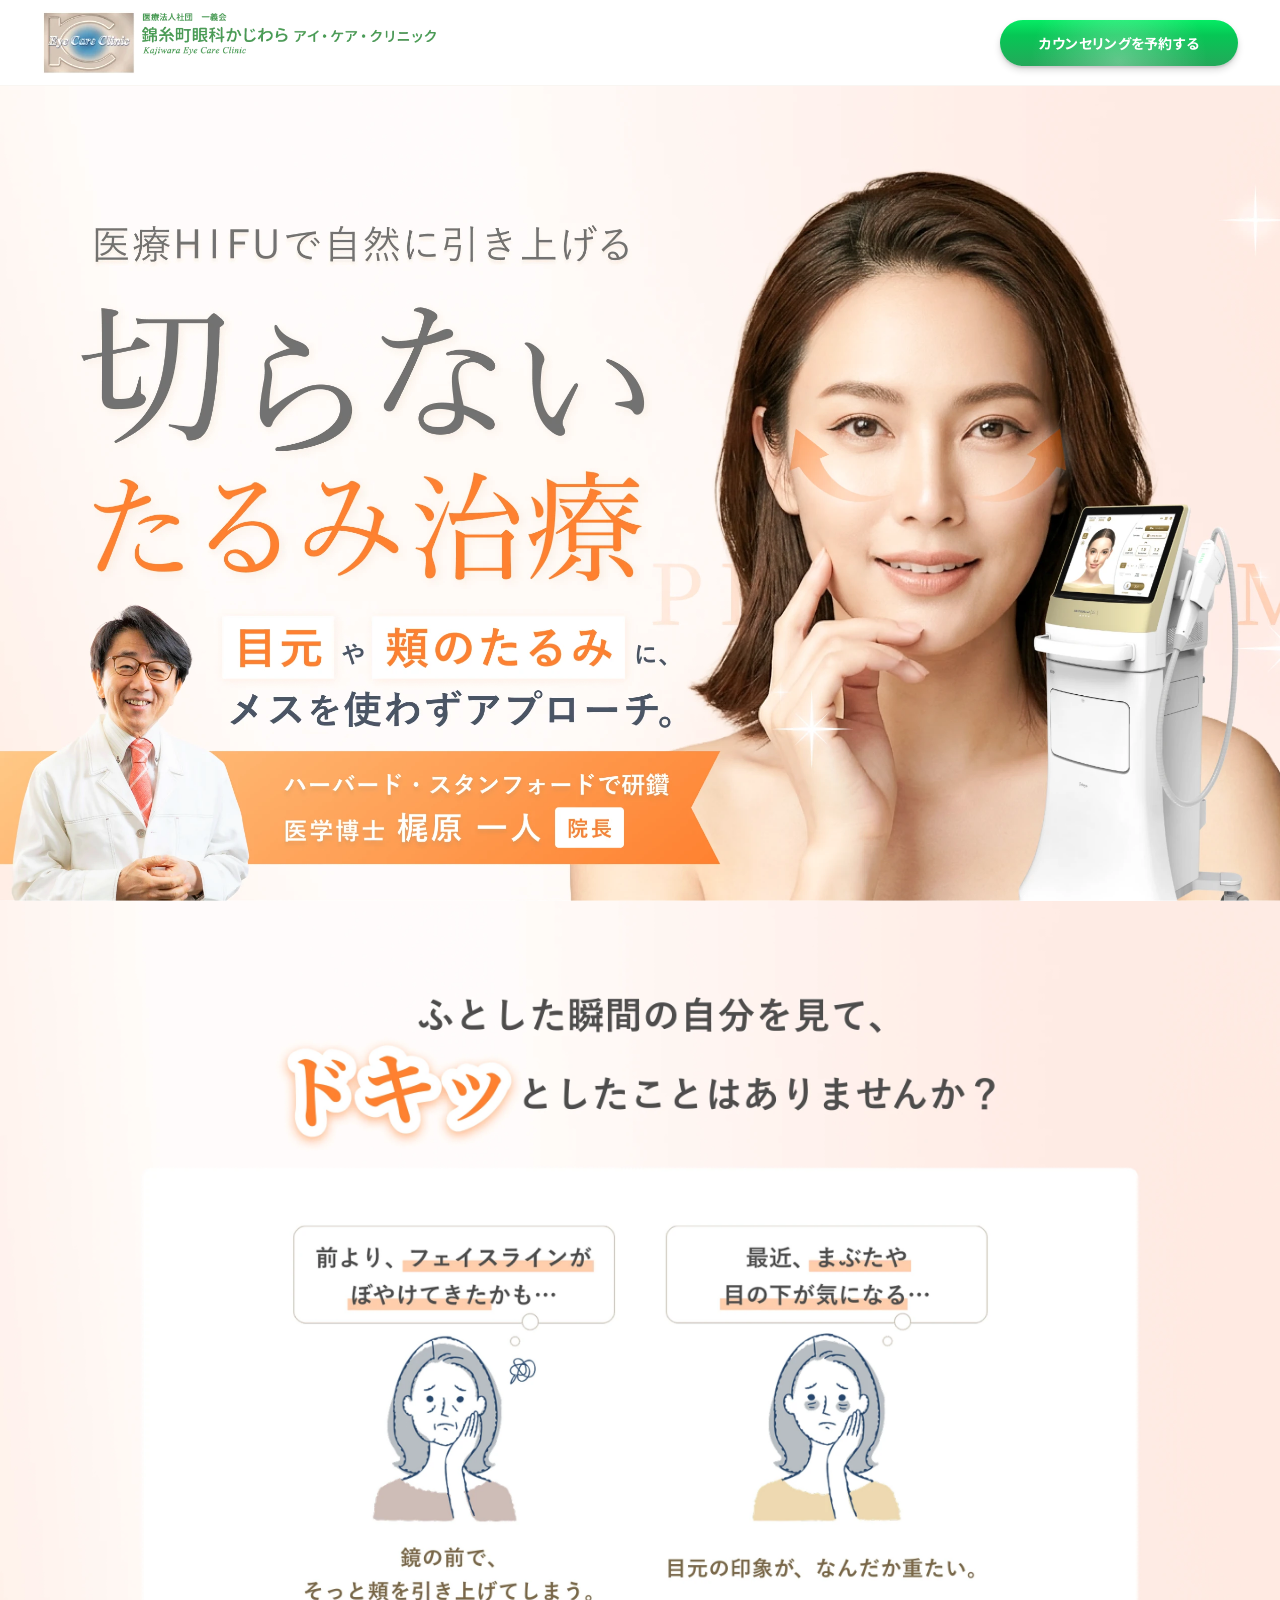
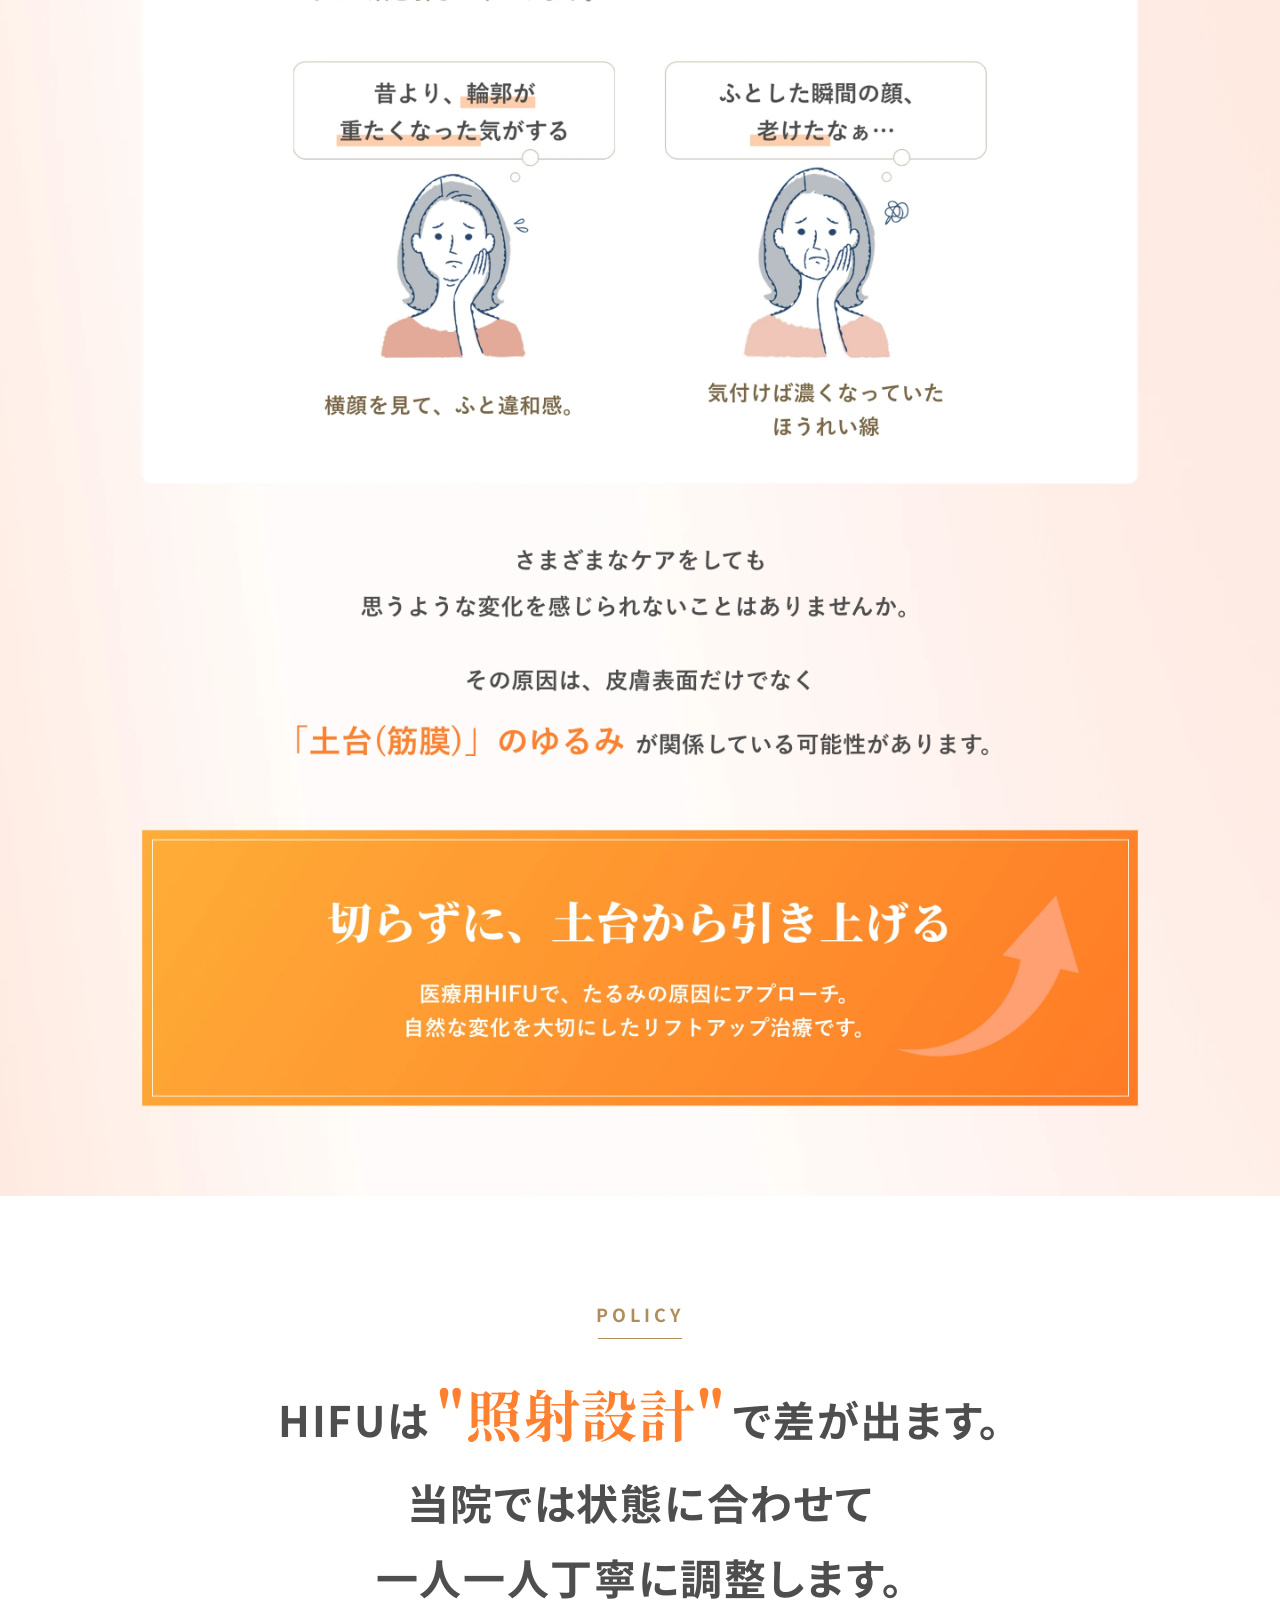
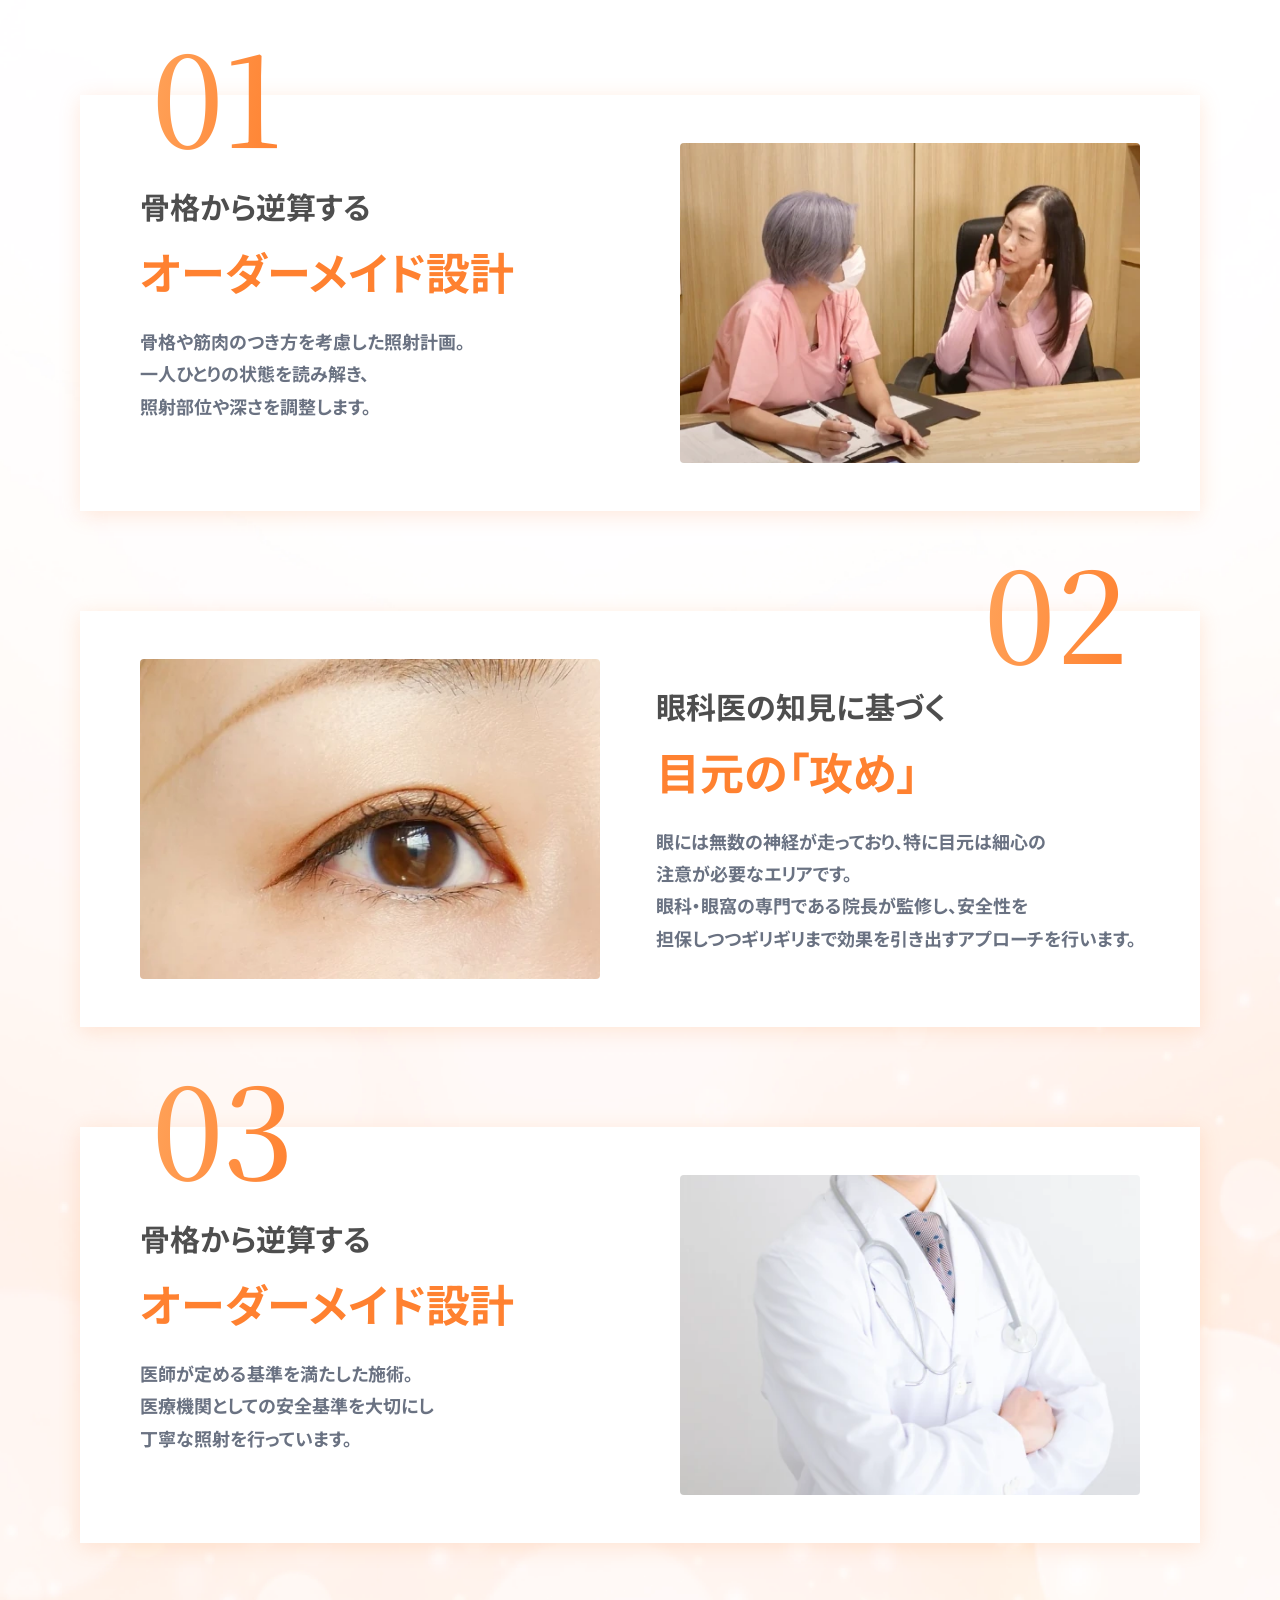
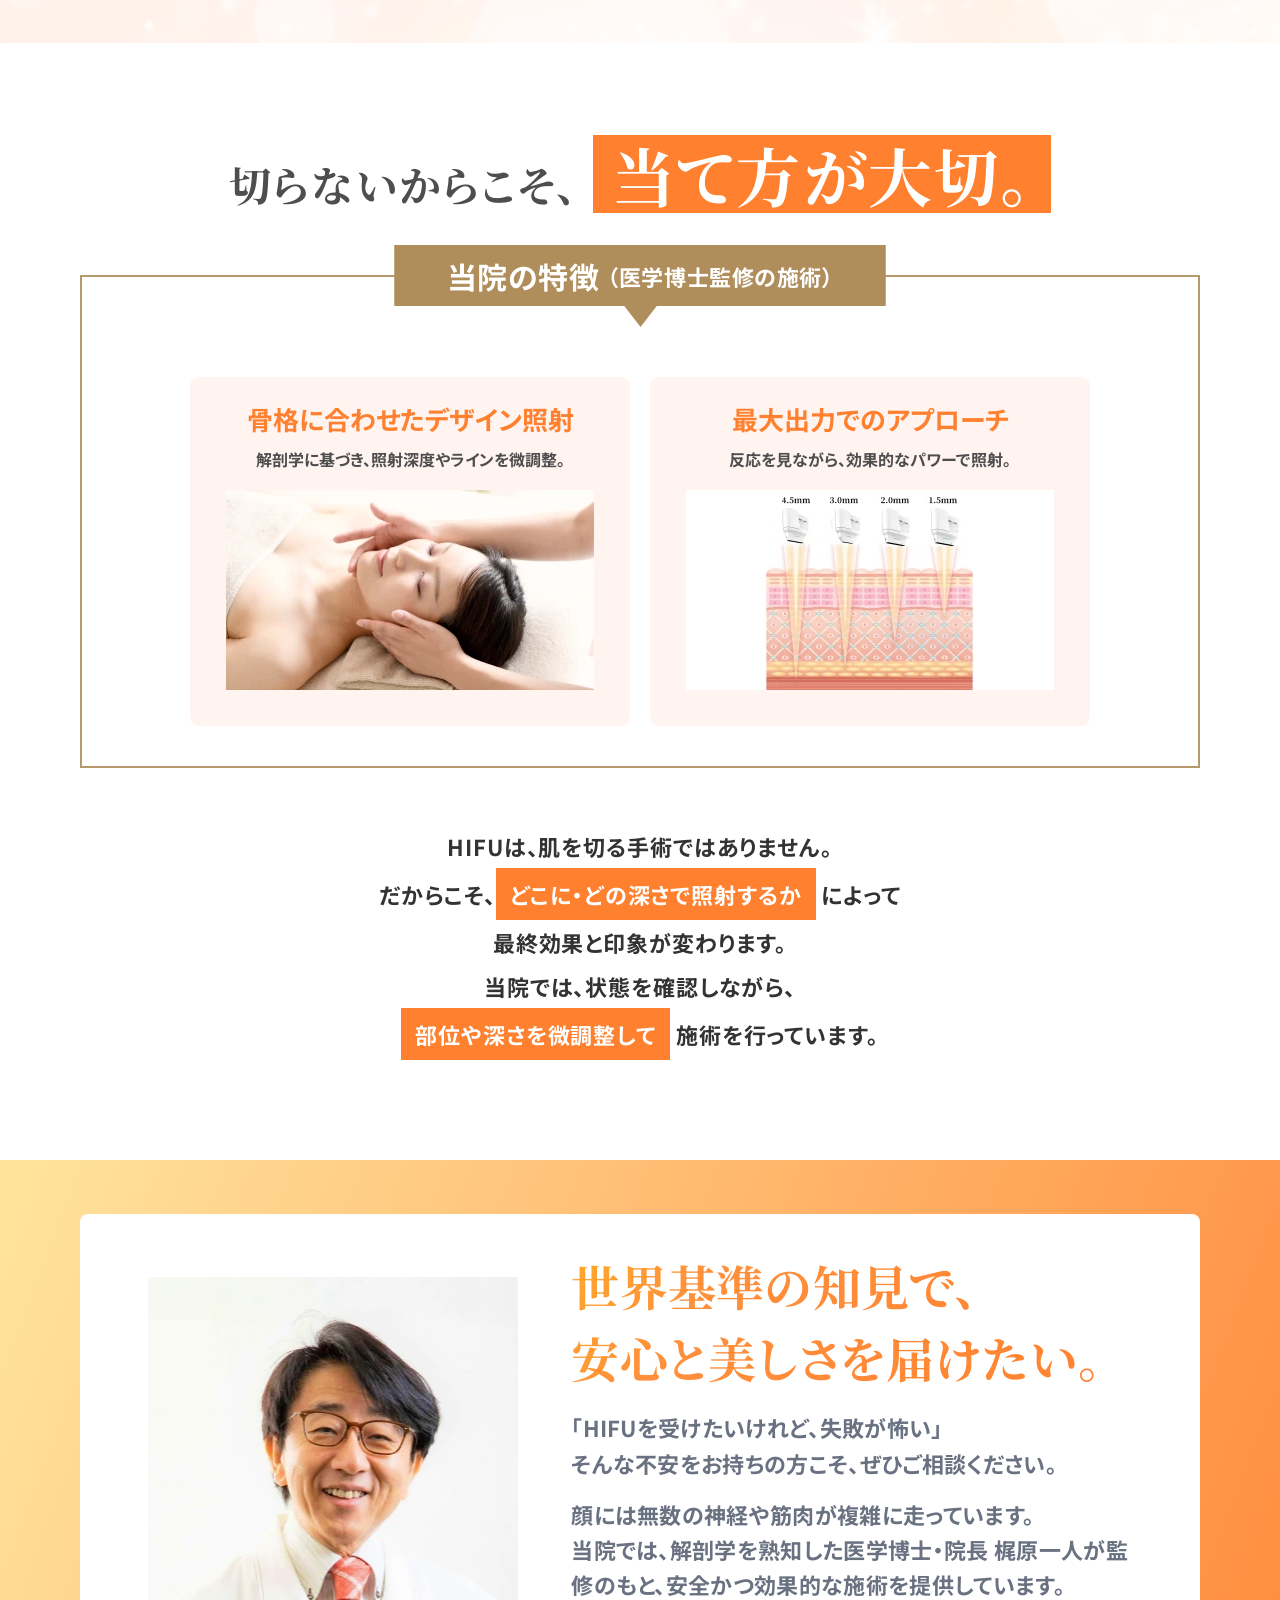
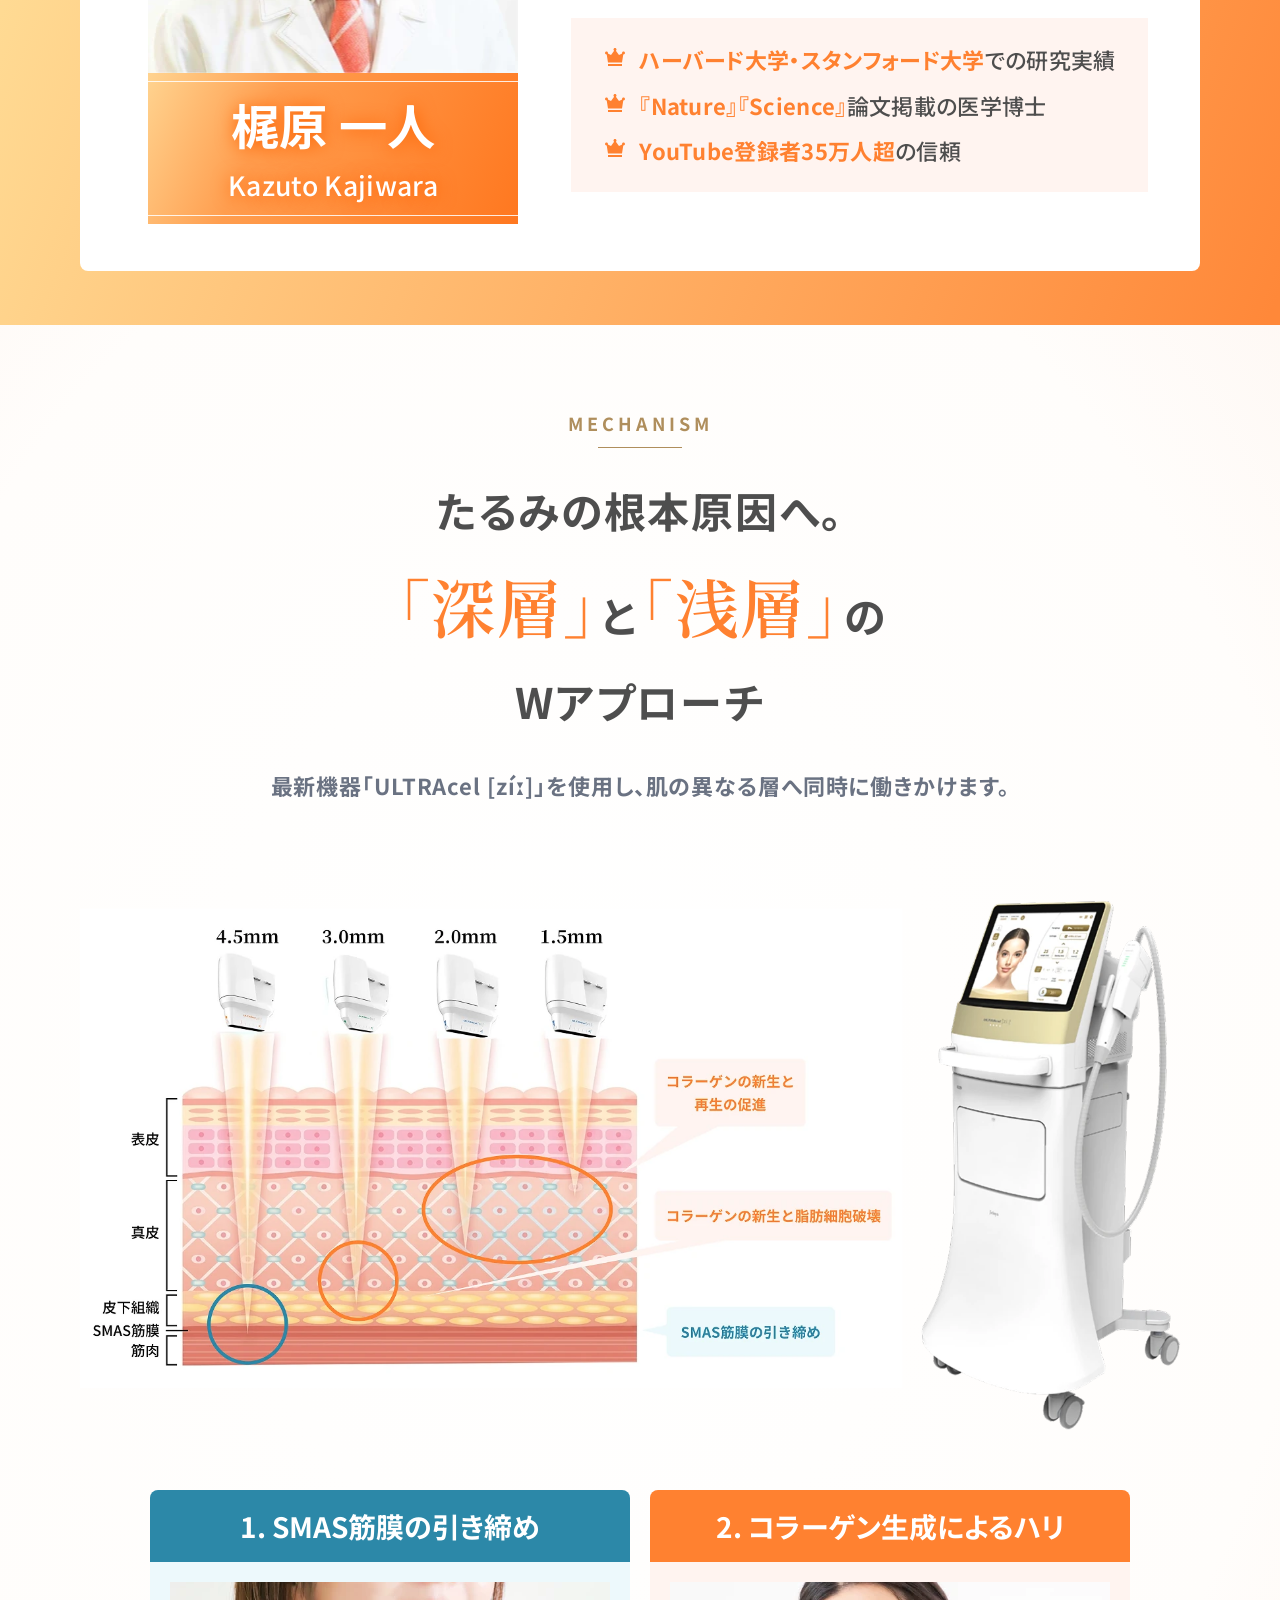
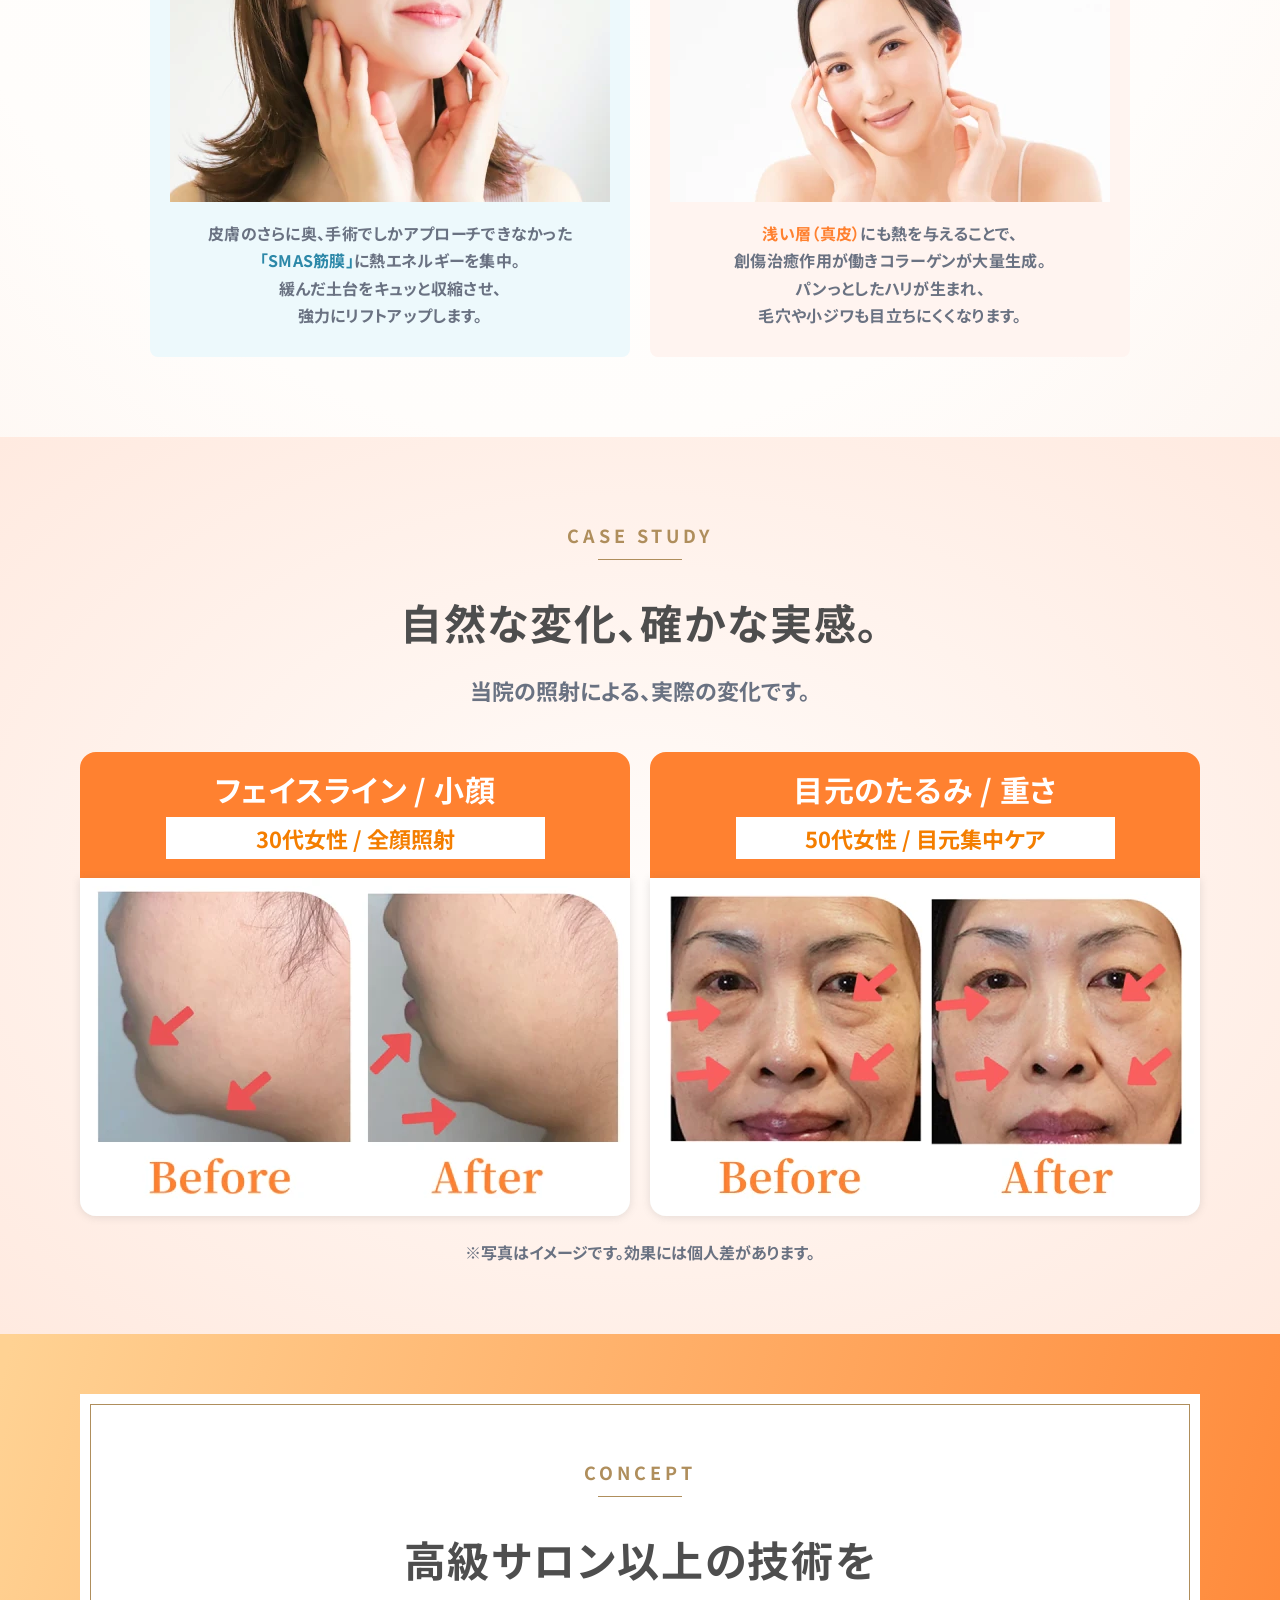
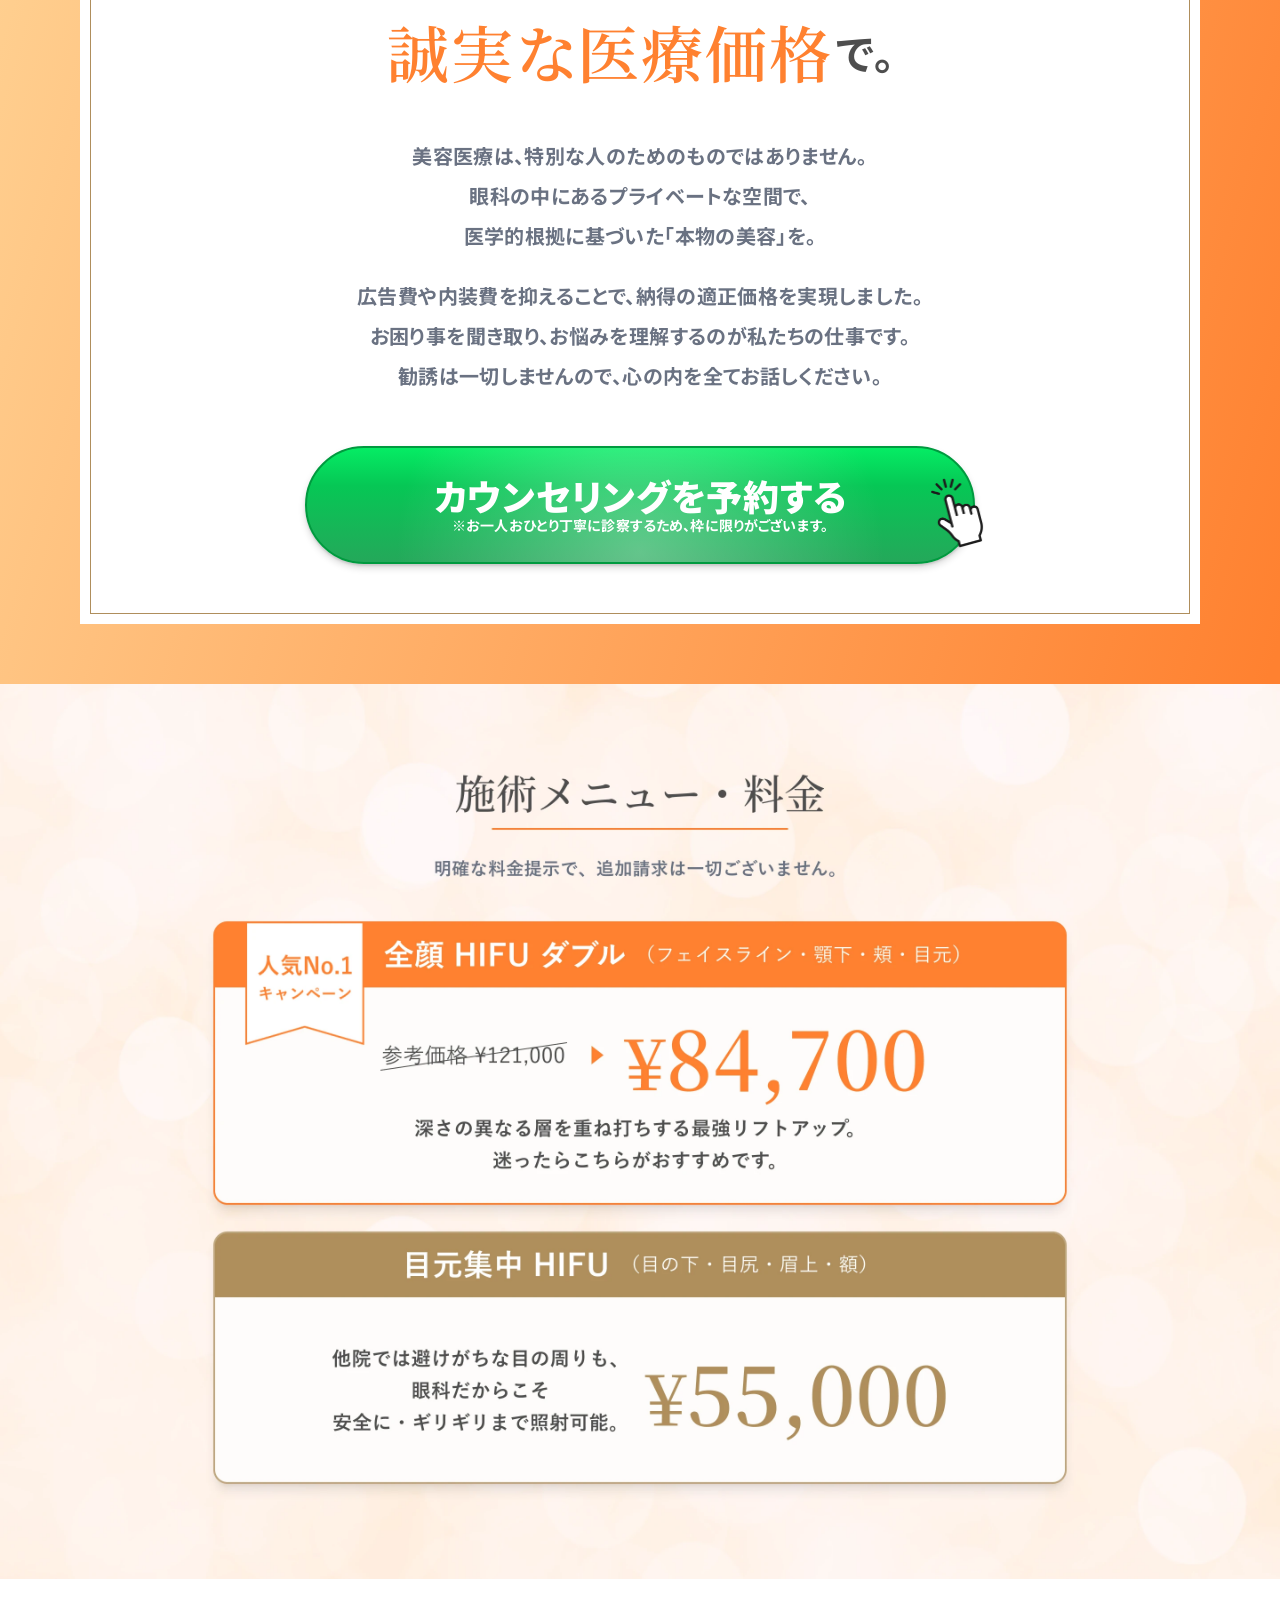
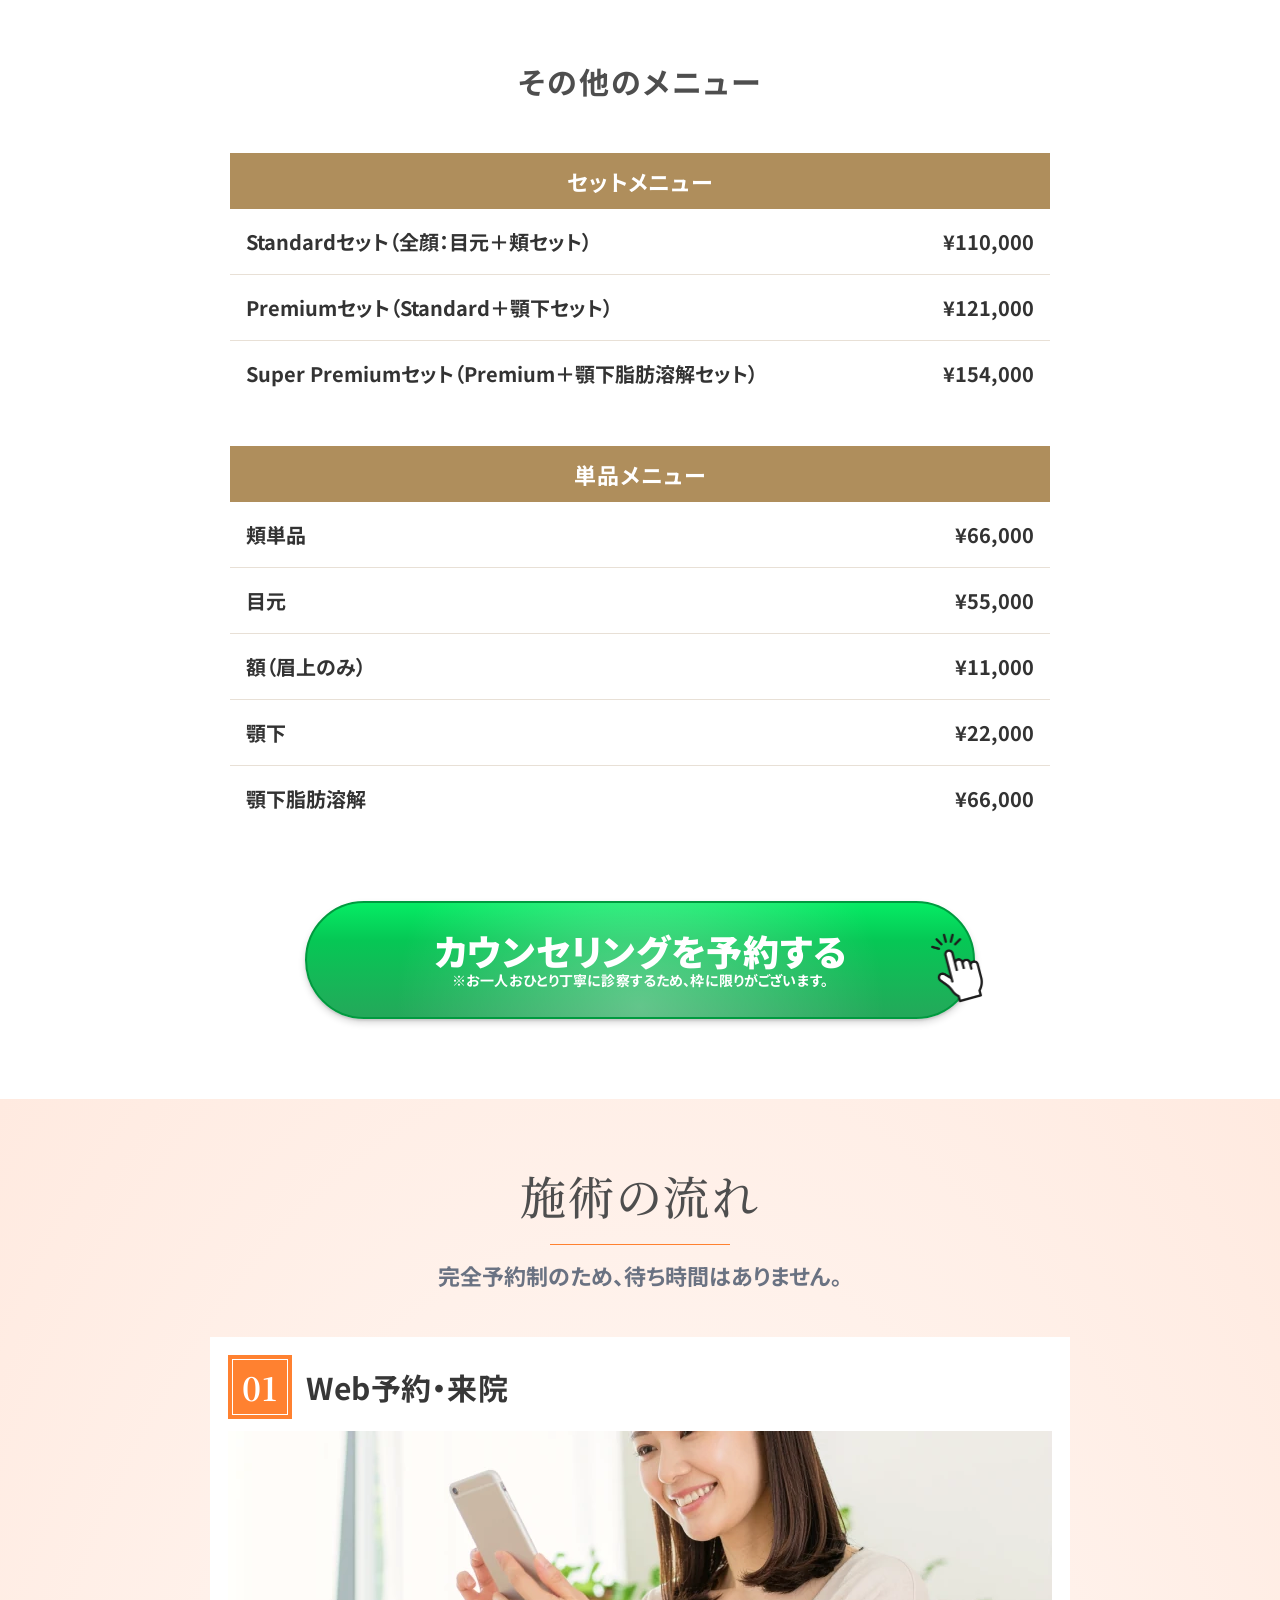
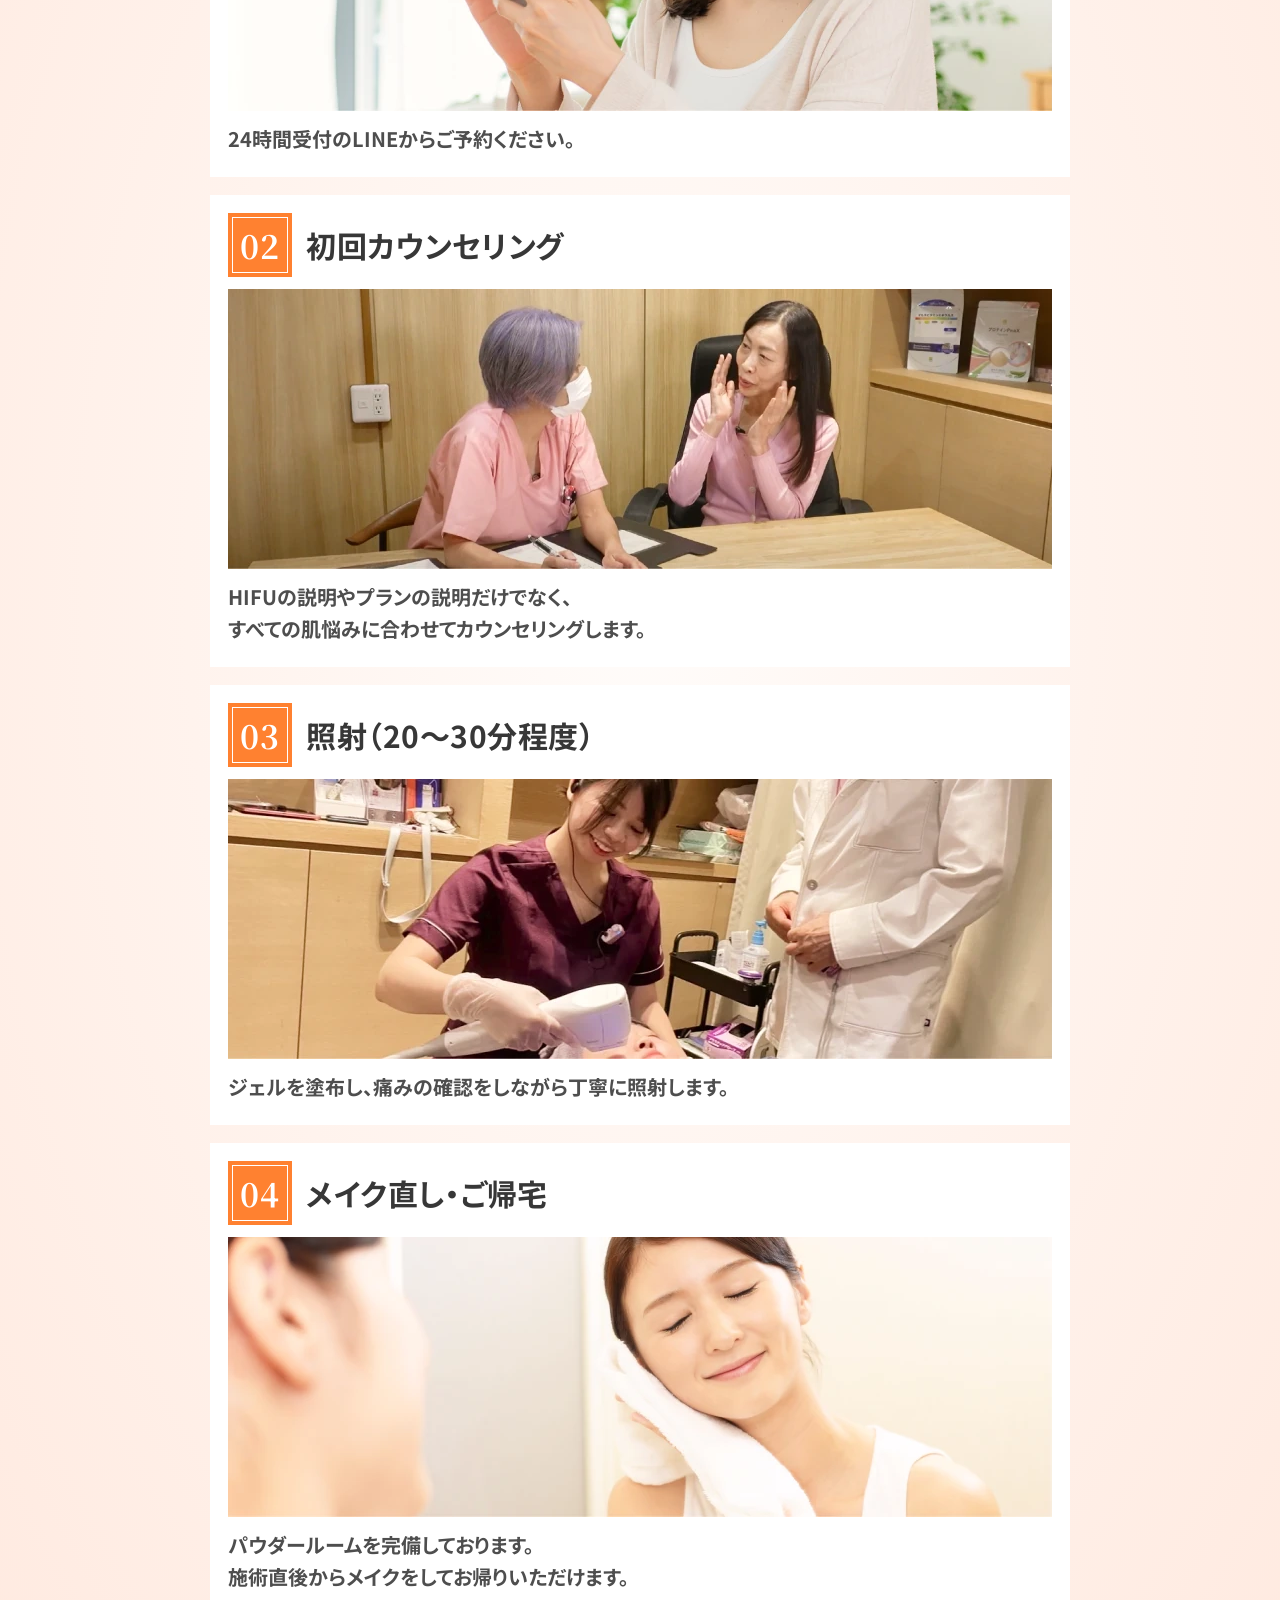
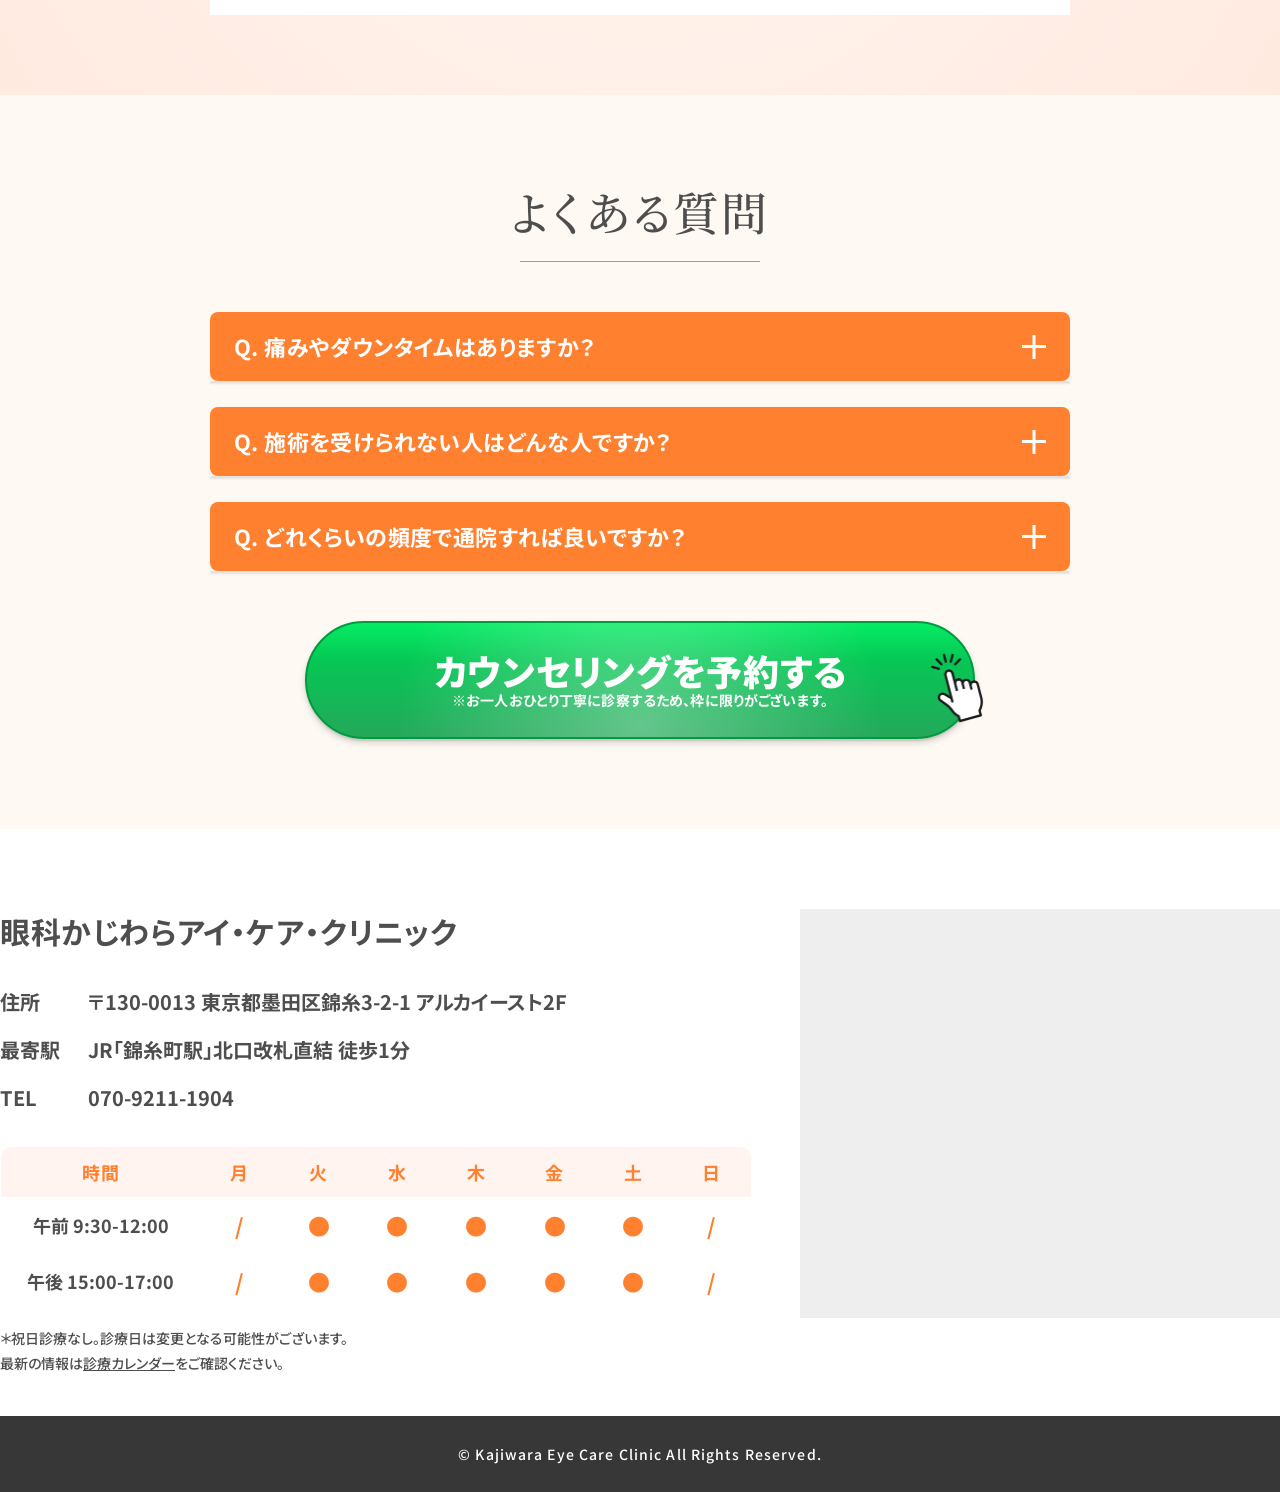
<file: index.html>
<!doctype html>
<html lang="ja">
  <head>
    <meta charset="utf-8" />
    <meta name="viewport" content="width=device-width, initial-scale=1" />
    <meta name="format-detection" content="telephone=no" />
    <title>医療HIFUで自然に引き上げる たるみ治療｜眼科かじわらアイ・ケア・クリニック</title>
    <meta
      name="description"
      content="切らないたるみ治療。医学博士梶原一人が監修する、ULTRAcel[zi]による医療HIFU。錦糸町駅徒歩1分の眼科かじわらアイ・ケア・クリニック。"
    />
    <link rel="icon" href="assets/images/favicon.png" />
    <link rel="apple-touch-icon" href="assets/images/favicon.png" />
    <meta property="og:type" content="website" />
    <meta property="og:title" content="医療HIFUで自然に引き上げる たるみ治療｜眼科かじわらアイ・ケア・クリニック" />
    <meta
      property="og:description"
      content="切らないたるみ治療。医学博士梶原一人が監修する、ULTRAcel[zi]による医療HIFU。錦糸町駅徒歩1分の眼科かじわらアイ・ケア・クリニック。"
    />
    <meta property="og:image" content="assets/images/ogp.png" />
    <meta property="og:site_name" content="眼科かじわらアイ・ケア・クリニック" />
    <meta name="twitter:card" content="summary_large_image" />
    <link rel="preconnect" href="https://fonts.googleapis.com" />
    <link rel="preconnect" href="https://fonts.gstatic.com" crossorigin />
    <link
      href="https://fonts.googleapis.com/css2?family=Noto+Sans+JP:wght@400;500;700;900&family=Noto+Serif+JP:wght@400;500;600;700;900&display=swap"
      rel="stylesheet"
    />
    <link rel="stylesheet" href="css/styles.css" />
  </head>
  <body>
    <!-- ============ HEADER ============ -->
    <header class="site-header">
      <div class="site-header__inner">
        <a class="site-header__logo" href="#" aria-label="眼科かじわらアイ・ケア・クリニック">
          <img src="assets/images/logo.webp" alt="眼科かじわらアイ・ケア・クリニック" />
        </a>
        <a href="line.html" class="btn-cv site-header__cta">カウンセリングを予約する</a>
      </div>
    </header>

    <!-- ============ HERO (image) ============ -->
    <section class="img-sec hero-img" aria-label="メインビジュアル">
      <h1 class="visually-hidden">医療HIFUで自然に引き上げる 切らないたるみ治療｜眼科かじわらアイ・ケア・クリニック</h1>
      <picture>
        <source media="(max-width: 767px)" srcset="assets/images/sp-hero.webp" />
        <img src="assets/images/pc-hero.webp" alt="医療HIFUで自然に引き上げる 切らないたるみ治療。目元や頬のたるみに、メスを使わずアプローチ。医学博士 梶原一人 院長。" />
      </picture>
      <a href="line.html" class="img-sec__cta-pc" aria-label="カウンセリングを予約する"></a>
    </section>

    <!-- ============ 共感 (image) ============ -->
    <section class="img-sec empathy-img" aria-label="お悩み">
      <picture>
        <source media="(max-width: 767px)" srcset="assets/images/sp-empathy.webp" />
        <img src="assets/images/pc-empathy.webp" alt="ふとした瞬間の自分を見てドキッとしたことはありませんか？フェイスラインのぼやけ、まぶたや目の下、輪郭、ほうれい線。原因は土台（筋膜）のゆるみかもしれません。切らずに土台から引き上げる医療用HIFU。" />
      </picture>
    </section>

    <!-- ============ WhyUs (POLICY) ============ -->
    <section class="whyus" aria-label="当院のポリシー">
      <header class="section-head">
        <p class="section-head__label">POLICY</p>
        <span class="section-head__line"></span>
      </header>
      <h2 class="whyus__heading">
        <span>HIFUは</span><span class="em-serif">"照射設計"</span><span>で差が出ます。</span><br />
        当院では状態に合わせて<br />
        一人一人丁寧に調整します。
      </h2>

      <ol class="whyus__list">
        <li class="whyus-card">
          <span class="whyus-card__num">01</span>
          <div class="whyus-card__photo">
            <img src="assets/images/whyus-card-1-counseling.webp" alt="カウンセリングの様子" />
          </div>
          <div class="whyus-card__heading">
            <p class="whyus-card__sub">骨格から逆算する</p>
            <p class="whyus-card__title">オーダーメイド設計</p>
          </div>
          <p class="whyus-card__desc">
            骨格や筋肉のつき方を考慮した照射計画。<br />
            一人ひとりの状態を読み解き、<br />
            照射部位や深さを調整します。
          </p>
        </li>

        <li class="whyus-card whyus-card--reverse">
          <span class="whyus-card__num">02</span>
          <div class="whyus-card__photo">
            <img src="assets/images/whyus-card-2-eye.webp" alt="目元のアップ" />
          </div>
          <div class="whyus-card__heading">
            <p class="whyus-card__sub">眼科医の知見に基づく</p>
            <p class="whyus-card__title">目元の「攻め」</p>
          </div>
          <p class="whyus-card__desc">
            眼には無数の神経が走っており、特に目元は細心の<br class="br-pc" />
            注意が必要なエリアです。<br />
            眼科・眼窩の専門である院長が監修し、安全性を<br class="br-pc" />
            担保しつつギリギリまで効果を引き出すアプローチを行います。
          </p>
        </li>

        <li class="whyus-card">
          <span class="whyus-card__num">03</span>
          <div class="whyus-card__photo">
            <img src="assets/images/whyus-card-3-doctor.webp" alt="医師" />
          </div>
          <div class="whyus-card__heading">
            <p class="whyus-card__sub">骨格から逆算する</p>
            <p class="whyus-card__title">オーダーメイド設計</p>
          </div>
          <p class="whyus-card__desc">
            医師が定める基準を満たした施術。<br />
            医療機関としての安全基準を大切にし<br />
            丁寧な照射を行っています。
          </p>
        </li>
      </ol>
    </section>

    <!-- ============ WhyUs2 ============ -->
    <section class="whyus2" aria-label="当院の特徴">
      <h2 class="whyus2__heading">
        <span>切らないからこそ、</span>
        <span class="whyus2__heading-em">当て方が大切｡</span>
      </h2>

      <div class="whyus2__box">
        <div class="whyus2__tab">
          <span class="whyus2__tab-main">当院の特徴</span>
          <span class="whyus2__tab-sub">（医学博士監修の施術）</span>
          <span class="whyus2__tab-arrow" aria-hidden="true"></span>
        </div>

        <div class="whyus2__cards">
          <article class="whyus2-card">
            <h3 class="whyus2-card__title">骨格に合わせたデザイン照射</h3>
            <p class="whyus2-card__desc">解剖学に基づき、<br class="br-sp" />照射深度やラインを微調整。</p>
            <img src="assets/images/whyus2-treatment.webp" alt="" class="whyus2-card__photo" />
          </article>
          <article class="whyus2-card">
            <h3 class="whyus2-card__title">最大出力でのアプローチ</h3>
            <p class="whyus2-card__desc">反応を見ながら、<br class="br-sp" />効果的なパワーで照射。</p>
            <img src="assets/images/whyus2-device-skin.webp" alt="" class="whyus2-card__photo" />
          </article>
        </div>
      </div>

      <img src="assets/images/whyus2-cards.webp" alt="当院の特徴（医学博士監修の施術）：骨格に合わせたデザイン照射（解剖学に基づき、照射深度やラインを微調整）、最大出力でのアプローチ（反応を見ながら、効果的なパワーで照射）。" class="whyus2__cards-img" />

      <p class="whyus2__caption">
        HIFUは、肌を切る手術ではありません。<br />
        だからこそ、<span class="hi-marker">どこに・どの深さで照射するか</span> <br class="br-sp" />によって<br class="br-pc" />最終効果と印象が変わります。<br />
        当院では、状態を確認しながら、<br />
        <span class="hi-marker">部位や深さを微調整して</span> 施術を行って<br class="br-sp" />います。
      </p>
    </section>

    <!-- ============ Doctor ============ -->
    <section class="doctor" aria-label="院長挨拶">
      <div class="doctor__card">
        <div class="doctor__left">
          <img src="assets/images/doctor-portrait.webp" alt="梶原一人 院長" class="doctor__portrait" />
          <div class="doctor__nameplate">
            <span class="doctor__line doctor__line--top" aria-hidden="true"></span>
            <p class="doctor__name">梶原 一人</p>
            <p class="doctor__name-en">Kazuto Kajiwara</p>
            <span class="doctor__line doctor__line--bottom" aria-hidden="true"></span>
          </div>
        </div>
        <div class="doctor__right">
          <h2 class="doctor__heading">
            世界基準の知見で、<br />
            安心と美しさを届けたい。
          </h2>
          <p class="doctor__body">
            「HIFUを受けたいけれど、失敗が怖い」<br />
            そんな不安をお持ちの方こそ、ぜひご相談ください。
          </p>
          <p class="doctor__body">
            顔には無数の神経や筋肉が複雑に走っています。<br />
            当院では、解剖学を熟知した医学博士・院長 梶原一人が監修のもと、安全かつ効果的な施術を提供しています。
          </p>
          <ul class="doctor__achievements">
            <li><span class="crown" aria-hidden="true"></span><span class="ach-text"><span class="em">ハーバード大学・スタンフォード大学</span>での研究実績</span></li>
            <li><span class="crown" aria-hidden="true"></span><span class="ach-text"><span class="em">『Nature』『Science』</span>論文掲載の医学博士</span></li>
            <li><span class="crown" aria-hidden="true"></span><span class="ach-text"><span class="em">YouTube登録者35万人超</span>の信頼</span></li>
          </ul>
        </div>
      </div>
    </section>

    <!-- ============ Mechanism ============ -->
    <section class="mechanism" aria-label="HIFUの仕組み">
      <header class="section-head">
        <p class="section-head__label">MECHANISM</p>
        <span class="section-head__line"></span>
      </header>
      <h2 class="mechanism__heading">
        たるみの根本原因へ。<br />
        <span class="mech-em-row"><span class="serif-lg">「深層」</span>と<span class="serif-lg">「浅層」</span>の</span><br />
        Wアプローチ
      </h2>
      <p class="mechanism__lead">
        最新機器「ULTRAcel [zíː]」を使用し、肌の異なる層へ同時に働きかけます。
      </p>

      <div class="mechanism__diagram">
        <img src="assets/images/mechanism-diagram-pc.webp" alt="深さ別（4.5mm／3.0mm／2.0mm／1.5mm）の照射イメージとULTRAcel本体。各層への作用：コラーゲンの新生と再生の促進、コラーゲンの新生と脂肪細胞破壊、SMAS筋膜の引き締め。" class="mechanism__diagram-img" />
      </div>
      <img src="assets/images/mechanism-full.webp" alt="深さ別の照射イメージとULTRAcel本体" class="mechanism__full-sp" />

      <div class="mechanism__cards">
        <article class="mech-card mech-card--blue">
          <div class="mech-card__head">1. SMAS筋膜の引き締め</div>
          <img src="assets/images/mechanism-smas-photo.webp" alt="" class="mech-card__photo" />
          <p class="mech-card__desc">
            皮膚のさらに奥、手術でしかアプローチできなかった<br class="br-pc" /><span class="em-blue">「SMAS筋膜」</span>に熱エネルギーを集中。<br />緩んだ土台をキュッと収縮させ、<br class="br-pc" />強力にリフトアップします。
          </p>
        </article>
        <article class="mech-card mech-card--orange">
          <div class="mech-card__head">2. コラーゲン生成によるハリ</div>
          <img src="assets/images/mechanism-collagen-photo.webp" alt="" class="mech-card__photo" />
          <p class="mech-card__desc">
            <span class="em-orange">浅い層（真皮）</span>にも熱を与えることで、<br class="br-pc" />創傷治癒作用が働きコラーゲンが大量生成。<br />パンっとしたハリが生まれ、<br class="br-pc" />毛穴や小ジワも目立ちにくくなります。
          </p>
        </article>
      </div>
    </section>

    <!-- ============ Case Study ============ -->
    <section class="casestudy" aria-label="症例">
      <header class="section-head">
        <p class="section-head__label">CASE STUDY</p>
        <span class="section-head__line"></span>
      </header>
      <h2 class="casestudy__heading">自然な変化、確かな実感。</h2>
      <p class="casestudy__sub">当院の照射による、実際の変化です。</p>

      <div class="casestudy__cards">
        <article class="case-card">
          <header class="case-card__head">
            <p class="case-card__title">フェイスライン / 小顔</p>
            <p class="case-card__pill">30代女性 / 全顔照射</p>
          </header>
          <div class="case-card__photo">
            <img src="assets/images/case-fasceline-photos.webp" alt="フェイスライン Before / After" />
          </div>
        </article>

        <article class="case-card">
          <header class="case-card__head">
            <p class="case-card__title">目元のたるみ / 重さ</p>
            <p class="case-card__pill">50代女性 / 目元集中ケア</p>
          </header>
          <div class="case-card__photo">
            <img src="assets/images/case-eye-photos.webp" alt="目元 Before / After" />
          </div>
        </article>
      </div>

      <p class="casestudy__note">※写真はイメージです。効果には個人差があります。</p>
    </section>

    <!-- ============ Concept ============ -->
    <section class="concept" aria-label="コンセプト">
      <div class="concept__card">
        <header class="section-head">
          <p class="section-head__label">CONCEPT</p>
          <span class="section-head__line"></span>
        </header>
        <h2 class="concept__heading">
          高級サロン以上の技術を<br />
          <span class="serif-lg-orange">誠実な医療価格</span><span>で。</span>
        </h2>
        <p class="concept__body">
          美容医療は、<br class="br-sp" />特別な人のためのものではありません。<br />
          眼科の中にあるプライベートな空間で、<br />
          医学的根拠に基づいた「本物の美容」を。
        </p>
        <p class="concept__body">
          広告費や内装費を抑えることで、<br class="br-sp" />納得の適正価格を実現しました。<br />
          お困り事を聞き取り、<br class="br-sp" />お悩みを理解するのが私たちの仕事です。<br />
          勧誘は一切しませんので、<br class="br-sp" />心の内を全てお話しください。
        </p>
        <a href="line.html" class="btn-cv btn-cv--lg">
          <span class="btn-cv__main">カウンセリングを予約する</span>
          <span class="btn-cv__sub">※お一人おひとり丁寧に診察するため、<br class="br-sp" />枠に限りがございます。</span>
          <img src="assets/images/cta-finger-pointer.webp" alt="" class="btn-cv__hand" />
        </a>
      </div>
    </section>

    <!-- ============ Pricing (image) ============ -->
    <section class="img-sec pricing-img" aria-label="施術メニュー・料金">
      <picture>
        <source media="(max-width: 767px)" srcset="assets/images/sp-pricing.webp" />
        <img src="assets/images/pc-pricing.webp" alt="施術メニュー・料金。全顔HIFUダブル（フェイスライン・顎下・頬・目元）人気No.1キャンペーン 参考価格¥121,000→¥84,700。目元集中HIFU（目の下・目尻・眉上・額）¥55,000。明確な料金提示で追加請求は一切ございません。" />
      </picture>
    </section>

    <!-- ============ その他のメニュー ============ -->
    <section class="other-menu" aria-label="その他のメニュー">
      <h2 class="other-menu__heading">その他のメニュー</h2>

      <div class="menu-block">
        <div class="menu-block__head">セットメニュー</div>
        <ul class="menu-block__list">
          <li><span>Standardセット（全顔：目元＋頬セット）</span><span>¥110,000</span></li>
          <li><span>Premiumセット（Standard＋顎下セット）</span><span>¥121,000</span></li>
          <li><span>Super Premiumセット<br class="br-sp" />（Premium＋顎下脂肪溶解セット）</span><span>¥154,000</span></li>
        </ul>
      </div>

      <div class="menu-block">
        <div class="menu-block__head">単品メニュー</div>
        <ul class="menu-block__list">
          <li><span>頬単品</span><span>¥66,000</span></li>
          <li><span>目元</span><span>¥55,000</span></li>
          <li><span>額（眉上のみ）</span><span>¥11,000</span></li>
          <li><span>顎下</span><span>¥22,000</span></li>
          <li><span>顎下脂肪溶解</span><span>¥66,000</span></li>
        </ul>
      </div>

      <a href="line.html" class="btn-cv btn-cv--lg">
        <span class="btn-cv__main">カウンセリングを予約する</span>
        <span class="btn-cv__sub">※お一人おひとり丁寧に診察するため、<br class="br-sp" />枠に限りがございます。</span>
        <img src="assets/images/cta-hand-icon.webp" alt="" class="btn-cv__hand" />
      </a>
    </section>

    <!-- ============ Flow ============ -->
    <section class="flow" aria-label="施術の流れ">
      <h2 class="flow__heading">施術の流れ</h2>
      <p class="flow__sub">完全予約制のため、待ち時間はありません。</p>

      <ol class="flow__list">
        <li class="flow-step">
          <header class="flow-step__head">
            <span class="flow-step__num">01</span>
            <h3 class="flow-step__title">Web予約・来院</h3>
          </header>
          <img src="assets/images/flow-step1-photo.webp" alt="" class="flow-step__photo" />
          <p class="flow-step__desc">24時間受付のLINEからご予約ください。</p>
        </li>

        <li class="flow-step">
          <header class="flow-step__head">
            <span class="flow-step__num">02</span>
            <h3 class="flow-step__title">初回カウンセリング</h3>
          </header>
          <img src="assets/images/flow-step2-photo.webp" alt="" class="flow-step__photo" />
          <p class="flow-step__desc">
            HIFUの説明やプランの説明だけでなく、<br />
            すべての肌悩みに合わせてカウンセリングします。
          </p>
        </li>

        <li class="flow-step">
          <header class="flow-step__head">
            <span class="flow-step__num">03</span>
            <h3 class="flow-step__title">照射（20〜30分程度）</h3>
          </header>
          <img src="assets/images/flow-step3-photo.webp" alt="" class="flow-step__photo" />
          <p class="flow-step__desc">ジェルを塗布し、痛みの確認をしながら丁寧に照射します。</p>
        </li>

        <li class="flow-step">
          <header class="flow-step__head">
            <span class="flow-step__num">04</span>
            <h3 class="flow-step__title">メイク直し・ご帰宅</h3>
          </header>
          <img src="assets/images/flow-step4-photo.webp" alt="" class="flow-step__photo" />
          <p class="flow-step__desc">
            パウダールームを完備しております。<br />
            施術直後からメイクをしてお帰りいただけます。
          </p>
        </li>
      </ol>
    </section>

    <!-- ============ FAQ ============ -->
    <section class="faq" id="cv" aria-label="よくある質問">
      <h2 class="faq__heading">よくある質問</h2>

      <ul class="faq__list">
        <li class="faq-item">
          <div class="faq-item__q">
            <span>Q. 痛みやダウンタイムはありますか？</span>
            <span class="faq-item__minus" aria-hidden="true"></span>
          </div>
          <div class="faq-item__a">
            痛みの感じ方は個人差がありますが、出力を調整しながら施術を行うので痛みを感じない方がほとんどです。<br />
            また、ダウンタイムは無く、施術直後からメイクが可能です。
          </div>
        </li>
        <li class="faq-item">
          <div class="faq-item__q">
            <span>Q. 施術を受けられない人はどんな人ですか？</span>
            <span class="faq-item__minus" aria-hidden="true"></span>
          </div>
          <div class="faq-item__a">
            下記に該当する場合は施術をご遠慮いただいております。<br />
            ・ペースメーカーご使用の方<br />
            ・妊娠中の方<br />
            ・重度の皮膚疾患をお持ちの方<br />
            ・1カ月以内に美容整形を行った方<br />
            ※1カ月以上でも美容整形の内容によっては、施術を延期したりお断りすることがございます。
          </div>
        </li>
        <li class="faq-item">
          <div class="faq-item__q">
            <span>Q. どれくらいの頻度で通院すれば良いですか？</span>
            <span class="faq-item__minus" aria-hidden="true"></span>
          </div>
          <div class="faq-item__a">3～4カ月に1回の施術をおすすめしております。</div>
        </li>
      </ul>

      <a href="line.html" class="btn-cv btn-cv--lg">
        <span class="btn-cv__main">カウンセリングを予約する</span>
        <span class="btn-cv__sub">※お一人おひとり丁寧に診察するため、<br class="br-sp" />枠に限りがございます。</span>
        <img src="assets/images/cta-hand-icon-faq.webp" alt="" class="btn-cv__hand" />
      </a>
    </section>

    <!-- ============ Footer ============ -->
    <footer class="footer">
      <div class="footer__inner">
        <div class="footer__info">
          <h2 class="footer__name">眼科かじわらアイ・ケア・クリニック</h2>
          <dl class="footer__address">
            <div><dt>住所</dt><dd>〒130-0013 東京都墨田区錦糸3-2-1 アルカイースト2F</dd></div>
            <div><dt>最寄駅</dt><dd>JR「錦糸町駅」北口改札直結 徒歩1分</dd></div>
            <div><dt>TEL</dt><dd>070-9211-1904</dd></div>
          </dl>

          <table class="footer__calendar">
            <thead>
              <tr><th>時間</th><th>月</th><th>火</th><th>水</th><th>木</th><th>金</th><th>土</th><th>日</th></tr>
            </thead>
            <tbody>
              <tr><th>午前 9:30-12:00</th><td>/</td><td>●</td><td>●</td><td>●</td><td>●</td><td>●</td><td>/</td></tr>
              <tr><th>午後 15:00-17:00</th><td>/</td><td>●</td><td>●</td><td>●</td><td>●</td><td>●</td><td>/</td></tr>
            </tbody>
          </table>

          <p class="footer__note">
            ＊祝日診療なし。診療日は変更となる可能性がございます。<br />
            最新の情報は<a href="#">診療カレンダー</a>をご確認ください。
          </p>
        </div>

        <div class="footer__map">
          <iframe
            src="https://www.google.com/maps?q=%E6%9D%B1%E4%BA%AC%E9%83%BD%E5%A2%A8%E7%94%B0%E5%8C%BA%E9%8C%A6%E7%B3%B83-2-1+%E3%82%A2%E3%83%AB%E3%82%AB%E3%82%A4%E3%83%BC%E3%82%B9%E3%83%882F&output=embed"
            loading="lazy"
            title="クリニック地図"
            referrerpolicy="no-referrer-when-downgrade"
          ></iframe>
        </div>
      </div>

      <p class="footer__copyright">© Kajiwara Eye Care Clinic All Rights Reserved.</p>
    </footer>

    <!-- SP 追従CTA -->
    <div class="sticky-cta" aria-hidden="true">
      <a href="line.html" class="btn-cv btn-cv--lg" aria-label="カウンセリングを予約する">
        <span class="btn-cv__main">カウンセリングを予約する</span>
        <span class="btn-cv__sub">※お一人おひとり丁寧に診察するため、<br class="br-sp" />枠に限りがございます。</span>
        <img src="assets/images/cta-hand-icon.webp" alt="" class="btn-cv__hand" />
      </a>
    </div>

    <script>
      (function () {
        document.querySelectorAll('.faq-item__q').forEach(function (q) {
          q.setAttribute('role', 'button');
          q.setAttribute('tabindex', '0');
          q.setAttribute('aria-expanded', 'false');
          function toggle() {
            var open = q.parentElement.classList.toggle('is-open');
            q.setAttribute('aria-expanded', open ? 'true' : 'false');
          }
          q.addEventListener('click', toggle);
          q.addEventListener('keydown', function (e) {
            if (e.key === 'Enter' || e.key === ' ') {
              e.preventDefault();
              toggle();
            }
          });
        });

        // SP 追従CTA: FVから少し動かしたら下から出現、最初のセクションCTA（concept）が見えたら隠す
        var sticky = document.querySelector('.sticky-cta');
        var firstInline = document.querySelector('.concept .btn-cv--lg');
        if (sticky) {
          var updateSticky = function () {
            var show = window.pageYOffset > 40;
            if (show && firstInline) {
              var top = firstInline.getBoundingClientRect().top;
              if (top < window.innerHeight) show = false;
            }
            sticky.classList.toggle('is-visible', show);
            sticky.setAttribute('aria-hidden', show ? 'false' : 'true');
          };
          window.addEventListener('scroll', updateSticky, { passive: true });
          window.addEventListener('resize', updateSticky);
          updateSticky();
        }
      })();
    </script>
  </body>
</html>
</file>
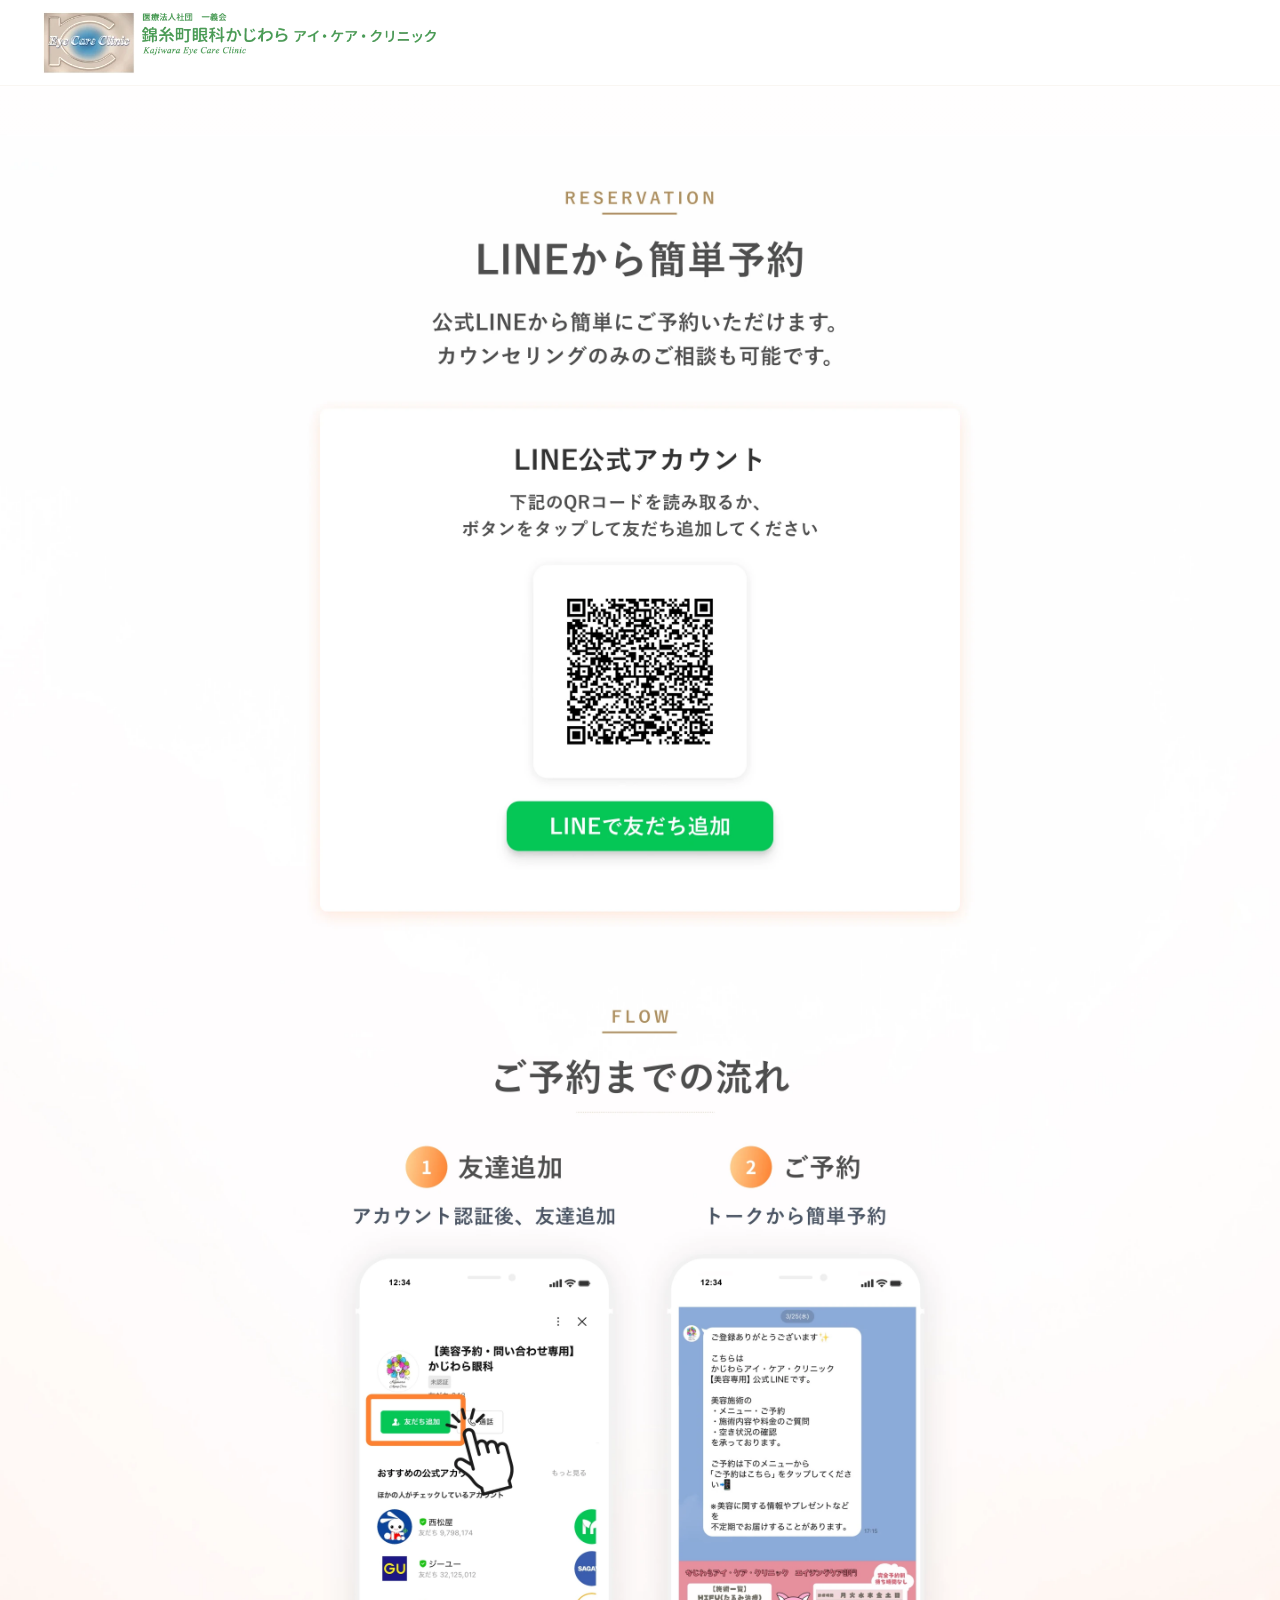
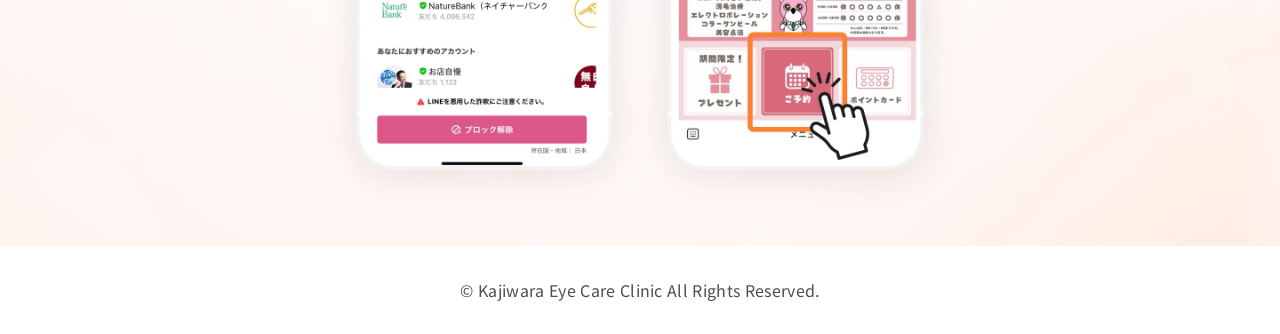
<file: line.html>
<!doctype html>
<html lang="ja">
  <head>
    <meta charset="utf-8" />
    <meta name="viewport" content="width=device-width, initial-scale=1" />
    <meta name="format-detection" content="telephone=no" />
    <title>LINEから簡単予約｜眼科かじわらアイ・ケア・クリニック</title>
    <meta
      name="description"
      content="公式LINEから簡単にご予約いただけます。カウンセリングのみのご相談も可能です。錦糸町駅徒歩1分の眼科かじわらアイ・ケア・クリニック。"
    />
    <link rel="icon" href="assets/images/favicon.png" />
    <link rel="apple-touch-icon" href="assets/images/favicon.png" />
    <meta property="og:type" content="website" />
    <meta property="og:title" content="LINEから簡単予約｜眼科かじわらアイ・ケア・クリニック" />
    <meta
      property="og:description"
      content="公式LINEから簡単にご予約いただけます。カウンセリングのみのご相談も可能です。錦糸町駅徒歩1分の眼科かじわらアイ・ケア・クリニック。"
    />
    <meta property="og:image" content="assets/images/ogp.png" />
    <meta property="og:site_name" content="眼科かじわらアイ・ケア・クリニック" />
    <meta name="twitter:card" content="summary_large_image" />
    <link rel="preconnect" href="https://fonts.googleapis.com" />
    <link rel="preconnect" href="https://fonts.gstatic.com" crossorigin />
    <link
      href="https://fonts.googleapis.com/css2?family=Noto+Sans+JP:wght@400;500;700;900&family=Noto+Serif+JP:wght@400;500;600;700;900&display=swap"
      rel="stylesheet"
    />
    <link rel="stylesheet" href="css/styles.css" />
  </head>
  <body class="line-page">
    <!-- ============ HEADER (logo only) ============ -->
    <header class="site-header">
      <div class="site-header__inner site-header__inner--logo-only">
        <a class="site-header__logo" href="index.html" aria-label="眼科かじわらアイ・ケア・クリニック">
          <img src="assets/images/logo.webp" alt="眼科かじわらアイ・ケア・クリニック" />
        </a>
      </div>
    </header>

    <!-- ============ LINE登録 ============ -->
    <main class="lp-img">
      <h1 class="visually-hidden">LINEから簡単予約｜眼科かじわらアイ・ケア・クリニック</h1>
      <!-- SP: coded text + buttons, phone mocks as images -->
      <div class="lp-sp lp-only-sp">
        <header class="section-head">
          <p class="section-head__label">RESERVATION</p>
          <span class="section-head__line"></span>
        </header>
        <p class="lp-sp__title">LINEから簡単予約</p>
        <p class="lp-sp__lead">
          公式LINEから簡単にご予約いただけます。<br />
          カウンセリングのみのご相談も可能です。
        </p>
        <a
          href="https://liff.line.me/2008928029-7xgwVSRt/landing?follow=@016pspzh&liff_id=2008928029-7xgwVSRt&lp=CIKtNn"
          class="lp-line-btn"
          target="_blank"
          rel="noopener"
        >LINEで友だち追加</a>

        <img src="assets/images/line-flow-full.webp" alt="ご予約までの流れ。1. 友達追加（アカウント認証後、友達追加）、2. ご予約（トークから簡単予約）。" class="lp-sp__flow-img" />
        <a
          href="https://liff.line.me/2008928029-7xgwVSRt/landing?follow=@016pspzh&liff_id=2008928029-7xgwVSRt&lp=CIKtNn"
          class="lp-line-btn"
          target="_blank"
          rel="noopener"
        >LINEで友だち追加</a>
      </div>

      <!-- PC: side-by-side full image with clickable button overlay -->
      <div class="lp-img__pc lp-only-pc">
        <img src="assets/images/line-content-pc.webp" alt="LINEから簡単予約。公式LINEからご予約いただけます。QRコードまたはボタンから友だち追加。ご予約までの流れ：1.友達追加、2.ご予約。" />
        <a
          href="https://liff.line.me/2008928029-7xgwVSRt/landing?follow=@016pspzh&liff_id=2008928029-7xgwVSRt&lp=CIKtNn"
          class="lp-img__pc-btn"
          target="_blank"
          rel="noopener"
          aria-label="LINEで友だち追加して予約する"
        ></a>
      </div>
    </main>

    <!-- ============ Footer ============ -->
    <footer class="lp-foot">
      <p class="lp-foot__copy">© Kajiwara Eye Care Clinic All Rights Reserved.</p>
    </footer>
  </body>
</html>
</file>
<file: css/styles.css>
/* =========================================================
   richka HIFU LP — pixel-perfect implementation (1440px PC)
   Figma: https://www.figma.com/design/b5YCu5nEm6djvAr68dQoss/
   ========================================================= */

/* ------- Reset ------- */
*,
*::before,
*::after {
  box-sizing: border-box;
}
html,
body {
  margin: 0;
  padding: 0;
}
img {
  display: block;
  max-width: 100%;
  height: auto;
}
a {
  color: inherit;
  text-decoration: none;
}
button {
  border: 0;
  background: none;
  font: inherit;
  cursor: pointer;
}
ul,
ol,
dl {
  margin: 0;
  padding: 0;
  list-style: none;
}
dt,
dd {
  margin: 0;
}

/* ------- Tokens ------- */
:root {
  --c-white: #ffffff;
  --c-orange: #ff8130;
  --c-orange-light: #ffa35a;
  --c-orange-bg: #fff4f0;
  --c-orange-soft: #ffece0;
  --c-orange-deep: #f47e00;
  --c-gold: #af8e5c;
  --c-gold-soft: #bfa57d;
  --c-gold-line: #b6996d;
  --c-gray: #4e4e4e;
  --c-gray-text: #4a5565;
  --c-gray-sub: #6a7282;
  --c-gray-light: #727272;
  --c-black: #373737;
  --c-green-1: #05ec64;
  --c-green-2: #06c755;
  --c-green-3: #24a85a;
  --c-green-border: #009a3f;
  --c-blue: #2c88a8;
  --c-blue-bg: #edf9fc;
  --c-cream: #fff9f4;
  --c-card-bg: #fdfcfb;

  --font-jp-sans: 'Noto Sans JP', 'Hiragino Sans', 'Meiryo', sans-serif;
  --font-jp-serif: 'Noto Serif JP', 'YuMincho', 'Yu Mincho', 'Hiragino Mincho ProN', serif;
  --font-jp-go: 'YuGothic', 'Yu Gothic', 'Hiragino Sans', 'Noto Sans JP', sans-serif;
}

body {
  font-family: var(--font-jp-go);
  color: var(--c-gray);
  background: #fff;
  -webkit-font-smoothing: antialiased;
  -moz-osx-font-smoothing: grayscale;
  font-feature-settings: 'palt';
}

/* SP-only line break: hidden on desktop, shown inside the SP media query. */
.br-sp { display: none; }

/* All top-level sections render as full-width strips,
   with content centered to a 1440px stage. */
.site-header,
.hero,
.empathy,
.whyus,
.whyus2,
.doctor,
.mechanism,
.casestudy,
.concept,
.pricing,
.other-menu,
.flow,
.faq,
.footer {
  width: 100%;
  max-width: 100vw;
  overflow-x: hidden;
}

.visually-hidden {
  position: absolute;
  width: 1px;
  height: 1px;
  padding: 0;
  margin: -1px;
  overflow: hidden;
  clip: rect(0, 0, 0, 0);
  white-space: nowrap;
  border: 0;
}

/* ============ Shared section head label ============ */
.section-head {
  display: flex;
  flex-direction: column;
  align-items: center;
  gap: 6px;
  margin-bottom: 24px;
}
.section-head__label {
  margin: 0;
  font-family: var(--font-jp-go);
  font-weight: 700;
  font-size: 18px;
  line-height: 2;
  letter-spacing: 4px;
  color: var(--c-gold);
}
.section-head__line {
  display: block;
  width: 84px;
  height: 1px;
  background: var(--c-gold);
}

/* ============ Shared CTA button ============ */
.btn-cv {
  position: relative;
  display: inline-flex;
  align-items: center;
  justify-content: center;
  font-family: var(--font-jp-sans);
  font-weight: 900;
  color: #fff;
  border-radius: 999px;
  background:
    radial-gradient(circle at 50% 91%, rgba(255, 255, 255, 0.3) 0%, transparent 70%),
    linear-gradient(0deg, var(--c-green-3) 0%, var(--c-green-2) 67%, var(--c-green-1) 100%);
  border: 2px solid var(--c-green-border);
  box-shadow:
    0 2px 2px rgba(0, 0, 0, 0.1),
    0 4px 7px rgba(0, 0, 0, 0.15);
  white-space: nowrap;
  transition: transform 0.15s ease, filter 0.2s ease;
}
/* Occasional "kiran" shine sweep on every CTA except the header button */
.btn-cv:not(.site-header__cta)::after {
  content: '';
  position: absolute;
  inset: 0;
  border-radius: inherit;
  background: linear-gradient(
    105deg,
    transparent 42%,
    rgba(255, 255, 255, 0.55) 50%,
    transparent 58%
  );
  background-size: 250% 100%;
  background-position: 160% 0;
  background-repeat: no-repeat;
  pointer-events: none;
  animation: cta-shine 5s ease-in-out infinite;
}
@keyframes cta-shine {
  0% { background-position: 160% 0; }
  14% { background-position: -60% 0; }
  100% { background-position: -60% 0; }
}
@media (prefers-reduced-motion: reduce) {
  .btn-cv:not(.site-header__cta)::after { animation: none; }
}
.btn-cv:hover {
  filter: brightness(1.06);
  transform: translateY(-1px);
}
.btn-cv--sm {
  width: 340px;
  height: 60px;
  font-size: 22px;
  letter-spacing: 0.02em;
  border-width: 0;
}
.btn-cv--lg {
  position: relative;
  width: 670px;
  height: 118px;
  flex-direction: column;
  gap: 4px;
  padding: 18px 34px 12px;
  margin: 0 auto;
}
.btn-cv--lg .btn-cv__main {
  font-size: 36px;
  line-height: 30px;
  letter-spacing: 0.02em;
}
.btn-cv--lg .btn-cv__sub {
  font-family: var(--font-jp-sans);
  font-weight: 700;
  font-size: 14px;
  line-height: 22px;
  letter-spacing: 0.01em;
}
.btn-cv__hand {
  position: absolute;
  right: -12px;
  top: 30px;
  width: 56px;
  height: 70px;
  pointer-events: none;
}

/* ============ SP 追従CTA ============ */
.sticky-cta {
  display: none;
}

/* ============ HEADER ============ */
.site-header {
  position: sticky;
  top: 0;
  left: 0;
  background: #fff;
  border-bottom: 0.928px solid rgba(191, 165, 125, 0.1);
  z-index: 100;
}
.site-header__inner {
  max-width: 1440px;
  margin: 0 auto;
  height: 85.4px;
  display: flex;
  align-items: center;
  justify-content: space-between;
  padding: 0 41.78px;
}
.site-header__logo img {
  width: 395px;
  height: 64px;
  object-fit: contain;
}
.site-header__cta {
  height: 46.4px;
  padding: 0 39px;
  font-size: 14px;
  font-weight: 700;
  letter-spacing: 0.02em;
  border-width: 0;
}

/* ============ IMAGE-CODED SECTIONS (Hero / Empathy / Pricing) ============ */
.img-sec {
  position: relative;
  width: 100%;
  margin: 0 auto;
  font-size: 0; /* kill inline-img gap */
}
.img-sec picture,
.img-sec img {
  display: block;
  width: 100%;
  height: auto;
}
/* Clickable CTA overlay on the hero's green "予約する" button (PC image).
   Coords are % of the 1440x810 hero image. */
.img-sec__cta-pc {
  position: absolute;
  top: 1.6%;
  right: 2.2%;
  width: 19%;
  height: 7.5%;
  border-radius: 999px;
  z-index: 2;
}
/* PC: fit hero into one screen below the 85.4px header, trimming the top. */
.hero-img {
  height: calc(100vh - 85.4px);
  overflow: hidden;
}
.hero-img picture {
  display: block;
  height: 100%;
}
.hero-img img {
  width: 100%;
  height: 100%;
  object-fit: cover;
  object-position: 50% 100%;
}
@media (max-width: 767px) {
  /* SP hero CTA sits top-right of the 393x738 image */
  .img-sec__cta-pc {
    top: 1%;
    right: 2%;
    width: 42%;
    height: 4.2%;
  }
}

/* ============ HERO (legacy, unused after image swap) ============ */
.hero {
  background:
    radial-gradient(
      ellipse 80% 90% at 60% 35%,
      #fffcfa 0%,
      #fff3ea 60%,
      #ffeae0 100%
    ),
    #ffeae0;
}
.hero__stage {
  position: relative;
  width: 1440px;
  height: 810px;
  margin: 0 auto;
  overflow: hidden;
}

/* Big woman portrait — Figma coords */
.hero__woman {
  position: absolute;
  left: 322.96px;
  top: 48.35px;
  width: 1344px;
  height: 902px;
  pointer-events: none;
  z-index: 2;
  object-fit: cover;
  object-position: top center;
}

/* HIFU machine overlay — Figma coords */
.hero__machine {
  position: absolute;
  left: 997.85px;
  top: 376.02px;
  width: 422.41px;
  height: 521.81px;
  pointer-events: none;
  z-index: 5;
  object-fit: contain;
  object-position: bottom right;
}

/* Orange treatment-effect arrows on the face — left + right cheek/eye area */
.hero__arrow {
  position: absolute;
  width: 170px;
  height: auto;
  pointer-events: none;
  z-index: 4;
  opacity: 1;
}
.hero__arrow--right {
  /* sweeping up from right side of face toward right cheek */
  top: 320px;
  left: 920px;
  transform: rotate(-25deg);
}
.hero__arrow--left {
  /* sweeping up from left side of face toward left cheek */
  top: 320px;
  left: 660px;
  transform: scaleX(-1) rotate(-25deg);
}

.hero__premium {
  position: absolute;
  top: 280px;
  left: 540px;
  margin: 0;
  font-family: var(--font-jp-serif);
  font-weight: 500;
  font-size: 83px;
  line-height: 1;
  letter-spacing: 16px;
  text-transform: uppercase;
  color: rgba(255, 146, 77, 0.16);
  white-space: nowrap;
  z-index: 3;
  pointer-events: none;
}

.hero__lead {
  position: absolute;
  left: 174.54px;
  top: 128.9px;
  margin: 0;
  z-index: 10;
  font-family: var(--font-jp-go);
  font-weight: 500;
  font-size: 38.99px;
  line-height: 55.85px;
  letter-spacing: 0.04em;
  color: var(--c-gray-light);
  white-space: nowrap;
  text-shadow: 0 3px 3px rgba(235, 199, 161, 0.25);
}
.hero__lead .tracking-lg {
  letter-spacing: 6.16px;
}

.hero__kiranai {
  position: absolute;
  left: 164.33px;
  top: 200px;
  margin: 0;
  z-index: 11;
  font-family: var(--font-jp-serif);
  font-weight: 500;
  font-size: 130px;
  line-height: 1;
  letter-spacing: 0.08em;
  color: var(--c-orange);
  text-shadow:
    2px 2px 8px rgba(235, 199, 161, 0.45),
    0 6px 14px rgba(255, 129, 48, 0.18);
  white-space: nowrap;
}

.hero__title {
  position: absolute;
  left: 163.41px;
  top: 364.38px;
  margin: 0;
  z-index: 11;
  font-family: var(--font-jp-serif);
  font-weight: 500;
  font-size: 116.76px;
  line-height: 1.25;
  letter-spacing: -0.04em;
  color: var(--c-orange);
  text-shadow: 2px 2px 10px rgba(235, 199, 161, 0.3);
  white-space: nowrap;
}

.hero__sub {
  position: absolute;
  left: 304.56px;
  top: 526.71px;
  display: inline-flex;
  align-items: center;
  gap: 10px;
  z-index: 12;
}
.badge-white {
  display: inline-flex;
  align-items: center;
  background: #fff;
  font-family: var(--font-jp-go);
  font-weight: 700;
  font-size: 44px;
  line-height: 1;
  letter-spacing: 0.045em;
  color: var(--c-orange);
  padding: 12px 14px 10px;
  filter: drop-shadow(2px 2px 6px rgba(255, 207, 165, 0.5));
  white-space: nowrap;
}
.hero__sub-particle {
  font-family: var(--font-jp-go);
  font-weight: 700;
  font-size: 24px;
  color: var(--c-gray-text);
  align-self: flex-end;
  padding-bottom: 10px;
}
.hero__sub2 {
  position: absolute;
  left: 308.81px;
  top: 594.01px;
  margin: 0;
  z-index: 12;
  font-family: var(--font-jp-go);
  font-weight: 700;
  font-size: 38.57px;
  line-height: 1.3;
  letter-spacing: 0.034em;
  color: var(--c-gray-text);
  white-space: nowrap;
}

/* doctor portrait on bottom-left */
.hero__doctor-photo {
  position: absolute;
  left: 84.7px;
  top: 514.35px;
  width: 257.97px;
  height: 295.39px;
  object-fit: cover;
  object-position: top center;
  z-index: 21;
}
.hero__doctor-band {
  position: absolute;
  left: 0;
  top: 661.05px;
  width: 800px;
  height: 112.34px;
  background: linear-gradient(90deg, var(--c-orange) 0%, #ffb37c 100%);
  clip-path: polygon(0 0, 100% 0, calc(100% - 40px) 50%, 100% 100%, 0 100%);
  z-index: 22;
  display: flex;
  flex-direction: column;
  justify-content: center;
  padding: 0 80px 0 365px;
  text-shadow: 0 3px 3px rgba(176, 133, 87, 0.25);
}
.hero__doctor-band-top {
  margin: 0 0 4px;
  font-family: var(--font-jp-go);
  font-weight: 700;
  font-size: 24px;
  line-height: 1.4;
  color: #fff;
  white-space: nowrap;
}
.hero__doctor-band-bottom {
  margin: 0;
  display: inline-flex;
  align-items: center;
  gap: 12px;
  color: #fff;
  letter-spacing: 0.05em;
}
.hero__doctor-title {
  font-family: var(--font-jp-go);
  font-weight: 700;
  font-size: 24px;
  line-height: 1.4;
}
.hero__doctor-name {
  font-family: var(--font-jp-go);
  font-weight: 700;
  font-size: 32px;
  line-height: 1.4;
}
.hero__doctor-badge {
  background: #fff;
  color: var(--c-orange);
  font-family: var(--font-jp-go);
  font-weight: 700;
  font-size: 21px;
  line-height: 1;
  letter-spacing: 0.11em;
  padding: 8px 12px;
  border-radius: 4px;
  text-shadow: none;
}

/* ============ EMPATHY ============ */
.empathy {
  position: relative;
  width: 100%;
  margin: 0 auto;
  padding: 100px 0 0;
  background:
    radial-gradient(ellipse 1200px 800px at 100% 100%, rgba(255, 234, 224, 0.7) 0%, transparent 60%),
    radial-gradient(ellipse 900px 600px at 0% 0%, rgba(255, 234, 224, 0.45) 0%, transparent 60%),
    #fffcfa;
}
.empathy__heading {
  text-align: center;
  font-family: var(--font-jp-go);
  font-weight: 700;
  font-size: 42px;
  line-height: 1.8;
  letter-spacing: 0.04em;
  color: var(--c-gray);
  margin: 0 0 80px;
}
.empathy__heading-row1,
.empathy__heading-row2 {
  display: block;
}
.empathy__heading-em {
  display: inline-block;
  font-family: var(--font-jp-serif);
  font-weight: 900;
  font-size: 90px;
  letter-spacing: 0.02em;
  color: var(--c-orange);
  margin: 0 4px;
  vertical-align: -10px;
  transform: rotate(-2deg);
  text-shadow: 0 4px 14px rgba(255, 129, 48, 0.45);
}

.empathy__panel {
  width: 1120px;
  margin: 0 auto;
  background: #fff;
  border-radius: 10px;
  padding: 65px 0 80px;
  box-shadow: 0 8px 24px rgba(255, 129, 48, 0.08);
}
.empathy__cards {
  display: grid;
  grid-template-columns: repeat(2, 362px);
  gap: 60px 56px;
  justify-content: center;
}
.empathy__card {
  width: 362px;
  display: flex;
  flex-direction: column;
  align-items: center;
}
.empathy__bubble {
  position: relative;
  width: 100%;
  height: 110px;
  background: #fff;
  border: 1px solid #c5bcaf;
  border-radius: 14px;
  display: flex;
  flex-direction: column;
  align-items: center;
  justify-content: center;
  text-align: center;
  font-family: var(--font-jp-go);
  font-weight: 700;
  font-size: 24px;
  line-height: 1.5;
  color: var(--c-gray);
  padding: 16px 20px;
  margin-bottom: 0;
}
/* Bubble tail circles match Figma SVG:
   - Big circle: cx=266.5 (≈ right:90px of 362wide), cy=108 (at bubble bottom)
   - Small circle: cx=249.5 (≈ right:107px), cy=130 (below big)
*/
.empathy__bubble::before,
.empathy__bubble::after {
  content: '';
  position: absolute;
  background: #fff;
  border: 1px solid #c5bcaf;
  border-radius: 50%;
}
.empathy__bubble::before {
  width: 18px;
  height: 18px;
  right: 86px;
  bottom: -10px;
}
.empathy__bubble::after {
  width: 10px;
  height: 10px;
  right: 109px;
  bottom: -25px;
}
.empathy__bubble .marker {
  background: linear-gradient(transparent 58%, rgba(255, 129, 48, 0.45) 58%);
  padding: 0 2px;
}
.empathy__woman {
  position: relative;
  width: 180px;
  height: 214px;
  margin-top: -10px;  /* slight overlap with bubble bottom per Figma */
}
.empathy__woman-back,
.empathy__woman-front {
  position: absolute;
  inset: 0;
  width: 100%;
  height: 100%;
  object-fit: contain;
}
.empathy__cap {
  margin: 14px 0 0;
  text-align: center;
  font-family: var(--font-jp-go);
  font-weight: 700;
  font-size: 24px;
  line-height: 1.6;
  letter-spacing: 0.018em;
  color: #7a6747;
  min-height: 78px; /* keep cards equal-height: 2-line cap area */
}

.empathy__lead {
  margin: 70px 0 36px;
  text-align: center;
  font-family: var(--font-jp-go);
  font-weight: 700;
  font-size: 26px;
  line-height: 2;
  color: var(--c-gray);
}
.empathy__cause {
  margin: 0 0 56px;
  text-align: center;
  font-family: var(--font-jp-go);
  font-weight: 700;
  font-size: 26px;
  line-height: 2;
  color: var(--c-gray);
}
.empathy__cause-em {
  display: inline-block;
  font-size: 32px;
  font-weight: 700;
  color: var(--c-orange);
  padding: 0 4px;
}

.empathy__banner {
  width: 1120px;
  margin: 0 auto;
  padding: 0 0 80px;
}
.empathy__banner-inner {
  position: relative;
  background: linear-gradient(-57deg, #ff7a25 0.82%, #ffac38 99.18%);
  padding: 60px 80px;
  text-align: center;
  color: #fff;
  border-radius: 4px;
}
.empathy__banner-inner::before {
  content: '';
  position: absolute;
  inset: 10.5px;
  border: 1px solid rgba(255, 255, 255, 0.6);
  pointer-events: none;
}
.empathy__banner-title {
  margin: 0 0 20px;
  font-family: var(--font-jp-serif);
  font-weight: 900;
  font-size: 50px;
  line-height: 1.4;
  letter-spacing: 0.01em;
}
.empathy__banner-sub {
  margin: 0;
  font-family: var(--font-jp-go);
  font-weight: 700;
  font-size: 24px;
  line-height: 1.7;
  letter-spacing: 0.013em;
}
.empathy__banner-arrow {
  position: absolute;
  right: 60px;
  top: 50%;
  width: 180px;
  height: auto;
  transform: translateY(-40%) rotate(13deg);
  pointer-events: none;
}

/* ============ WhyUs (POLICY) ============ */
.whyus {
  position: relative;
  width: 100%;
  margin: 0 auto;
  padding: 100px 0 100px;
  background: #fff url('../assets/images/whyus-bg.webp') no-repeat center bottom / cover;
}
.whyus::before {
  content: '';
  position: absolute;
  inset: 0;
  background: rgba(255, 255, 255, 0.4);
  pointer-events: none;
}
.whyus > * {
  position: relative;
  z-index: 1;
}
.whyus__heading {
  text-align: center;
  font-family: var(--font-jp-go);
  font-weight: 700;
  font-size: 42px;
  line-height: 1.8;
  letter-spacing: 0.04em;
  color: var(--c-gray);
  margin: 0 0 80px;
}
.whyus__heading .em-serif {
  font-family: var(--font-jp-serif);
  font-weight: 700;
  font-size: 56px;
  color: var(--c-orange);
  margin: 0 8px;
}
.whyus__list {
  width: 1120px;
  margin: 0 auto;
  display: flex;
  flex-direction: column;
  gap: 100px;
}
.whyus-card {
  position: relative;
  width: 1120px;
  min-height: 380px;
  background: #fff;
  box-shadow: 0 4px 20px rgba(255, 133, 55, 0.18);
  display: grid;
  grid-template-columns: 1fr 460px;
  grid-template-areas:
    'heading photo'
    'desc    photo';
  align-content: center;
  column-gap: 56px;
  row-gap: 12px;
  padding: 48px 60px;
}
.whyus-card--reverse {
  grid-template-columns: 460px 1fr;
  grid-template-areas:
    'photo heading'
    'photo desc';
}
.whyus-card__num {
  position: absolute;
  top: -77px;
  left: 72px;
  font-family: var(--font-jp-serif);
  font-weight: 500;
  font-size: 126px;
  line-height: 1.2;
  letter-spacing: 0.003em;
  background: linear-gradient(-81deg, var(--c-orange) 0%, #ffa35a 100%);
  -webkit-background-clip: text;
  background-clip: text;
  color: transparent;
  z-index: 2;
}
.whyus-card--reverse .whyus-card__num {
  left: auto;
  right: 72px;
}
.whyus-card__heading {
  grid-area: heading;
  align-self: end;
  display: flex;
  flex-direction: column;
  gap: 12px;
}
.whyus-card__sub {
  margin: 0;
  font-family: var(--font-jp-go);
  font-weight: 700;
  font-size: 30px;
  line-height: 1.5;
  color: var(--c-gray);
}
.whyus-card__title {
  margin: 0;
  font-family: var(--font-jp-go);
  font-weight: 700;
  font-size: 44px;
  line-height: 1.4;
  color: var(--c-orange);
}
.whyus-card__desc {
  grid-area: desc;
  align-self: start;
  margin: 10px 0 0;
  font-family: var(--font-jp-go);
  font-weight: 700;
  font-size: 18px;
  line-height: 1.8;
  color: var(--c-gray-sub);
}
.whyus-card__photo {
  grid-area: photo;
  align-self: center;
  width: 460px;
  height: 320px;
  overflow: hidden;
  border-radius: 4px;
}
.whyus-card__photo img {
  width: 100%;
  height: 100%;
  object-fit: cover;
  background: #f0e8e0;
}

/* ============ WhyUs2 ============ */
.whyus2 {
  position: relative;
  width: 100%;
  margin: 0 auto;
  padding: 80px 0 100px;
  background: #fff;
}
.whyus2__heading {
  text-align: center;
  font-family: var(--font-jp-serif);
  font-weight: 700;
  font-size: 42px;
  line-height: 1.6;
  letter-spacing: 0.04em;
  color: var(--c-gray);
  margin: 0 0 50px;
}
.whyus2__heading-em {
  display: inline-block;
  position: relative;
  font-family: var(--font-jp-serif);
  font-weight: 700;
  font-size: 64px;
  color: #fff;
  padding: 0 18px;
  z-index: 1;
}
.whyus2__heading-em::before {
  content: '';
  position: absolute;
  inset: 12px 0;
  background: var(--c-orange);
  z-index: -1;
}

.whyus2__box {
  position: relative;
  width: 1120px;
  margin: 0 auto;
  border: 2px solid var(--c-gold-line);
  padding: 100px 110px 40px;
}
.whyus2__tab {
  position: absolute;
  top: -32px;
  left: 50%;
  transform: translateX(-50%);
  width: 491px;
  height: 61px;
  background: var(--c-gold);
  border: 1.2px solid var(--c-gold);
  display: flex;
  align-items: center;
  justify-content: center;
  color: #fff;
  font-family: var(--font-jp-go);
  font-weight: 700;
  letter-spacing: 0.032em;
}
.whyus2__tab-main {
  font-size: 30px;
  line-height: 1;
}
.whyus2__tab-sub {
  font-size: 22px;
  line-height: 1;
  margin-left: 8px;
}
.whyus2__tab-arrow {
  position: absolute;
  bottom: -22px;
  left: 50%;
  transform: translateX(-50%);
  width: 0;
  height: 0;
  border-left: 17px solid transparent;
  border-right: 17px solid transparent;
  border-top: 22px solid var(--c-gold);
}

.whyus2__cards {
  display: grid;
  grid-template-columns: repeat(2, 440px);
  gap: 20px;
  justify-content: center;
}
.whyus2-card {
  width: 440px;
  height: 349px;
  background: var(--c-orange-bg);
  border-radius: 9.13px;
  padding: 16px 36px 0;
  text-align: center;
}
.whyus2-card__title {
  margin: 0;
  font-family: var(--font-jp-go);
  font-weight: 700;
  font-size: 26px;
  line-height: 2;
  color: var(--c-orange);
}
.whyus2-card__desc {
  margin: 0 0 16px;
  font-family: var(--font-jp-go);
  font-weight: 700;
  font-size: 16px;
  line-height: 1.8;
  color: var(--c-gray);
}
.whyus2-card__photo {
  width: 368px;
  height: 200px;
  object-fit: cover;
  margin: 0 auto;
  background: #fff;
}

.whyus2__caption {
  margin: 56px auto 0;
  width: 1120px;
  text-align: center;
  font-family: var(--font-jp-go);
  font-weight: 700;
  font-size: 22px;
  line-height: 2;
  letter-spacing: 0.04em;
  color: #333;
}
.hi-marker {
  display: inline-block;
  background: var(--c-orange);
  color: #fff;
  padding: 4px 14px;
  font-weight: 700;
}
.whyus2__cards-img {
  display: none;
}

/* ============ Doctor ============ */
.doctor {
  position: relative;
  width: 100%;
  margin: 0 auto;
  padding: 54px 0;
  background:
    linear-gradient(110.93deg, rgba(255, 216, 116, 0.7) 0.78%, #ff8839 99.22%);
}
.doctor__card {
  position: relative;
  width: 1120px;
  height: 657px;
  margin: 0 auto;
  background: #fff;
  border-radius: 8px;
}
.doctor__left {
  position: absolute;
  left: 67.81px;
  top: 62.83px;
  width: 370.59px;
  height: 536.17px;
  display: flex;
  flex-direction: column;
  align-items: center;
}
.doctor__portrait {
  width: 100%;
  height: 395.78px;
  object-fit: cover;
  object-position: bottom;
  background: linear-gradient(135deg, #fff7ed, #ffe5cc);
}
.doctor__nameplate {
  width: 100%;
  background: linear-gradient(-66deg, #ff7820 0.82%, #ff9e4f 68.12%, #ffd28e 99.18%);
  padding: 12.69px 0;
  text-align: center;
  color: #fff;
  text-shadow: 1.2px 1.2px 18px #fc6200;
  position: relative;
  letter-spacing: 0.32px;
}
.doctor__line {
  position: absolute;
  left: 0;
  right: 0;
  height: 1px;
  background: rgba(255, 255, 255, 0.85);
}
.doctor__line--top {
  top: 8px;
}
.doctor__line--bottom {
  bottom: 8px;
}
.doctor__name {
  margin: 0;
  font-family: var(--font-jp-go);
  font-weight: 700;
  font-size: 48.31px;
  line-height: 1.6;
  margin-bottom: -4.8px;
}
.doctor__name-en {
  margin: 0;
  font-family: var(--font-jp-go);
  font-weight: 500;
  font-size: 26.59px;
  line-height: 2;
}

.doctor__right {
  position: absolute;
  left: 491.21px;
  top: 36px;
  display: flex;
  flex-direction: column;
  gap: 16px;
}
.doctor__heading {
  margin: 0;
  font-family: var(--font-jp-serif);
  font-weight: 700;
  font-size: 48px;
  line-height: 1.5;
  letter-spacing: 0.32px;
  background: linear-gradient(-54deg, var(--c-orange) 0.82%, #ff903b 76.85%, #ffa72b 99.18%);
  -webkit-background-clip: text;
  background-clip: text;
  color: transparent;
  white-space: nowrap;
}
.doctor__body {
  margin: 0;
  width: 577px;
  font-family: var(--font-jp-go);
  font-weight: 700;
  font-size: 22px;
  line-height: 1.6;
  letter-spacing: 0.32px;
  color: var(--c-gray-sub);
}
.doctor__achievements {
  margin-top: 0;
  background: var(--c-orange-bg);
  padding: 24px 32px;
  display: flex;
  flex-direction: column;
  gap: 10px;
}
.doctor__achievements li {
  display: flex;
  align-items: flex-start;
  gap: 12px;
  font-family: var(--font-jp-go);
  font-weight: 500;
  font-size: 22px;
  line-height: 1.6;
  letter-spacing: 0.32px;
  color: var(--c-gray);
}
.doctor__achievements .crown {
  flex-shrink: 0;
  width: 24px;
  height: 24px;
  margin-top: 4px;
  display: inline-block;
  background: url('../assets/images/icon-crown.svg') no-repeat center / contain;
}
.doctor__achievements .ach-text {
  flex: 1;
}
.doctor__achievements .em {
  font-weight: 700;
  color: var(--c-orange);
}

/* ============ Mechanism ============ */
.mechanism {
  position: relative;
  width: 100%;
  margin: 0 auto;
  padding: 80px 0;
  background:
    radial-gradient(125% 120% at 45% 45%, #ffffff 0%, #fffdfb 46%, #fdf1ea 78%, #fae5da 100%);
}
.mechanism__heading {
  text-align: center;
  font-family: var(--font-jp-go);
  font-weight: 700;
  font-size: 42px;
  line-height: 1.8;
  letter-spacing: 0.04em;
  color: var(--c-gray);
  margin: 0 0 24px;
}
.mechanism__heading .serif-lg {
  font-family: var(--font-jp-serif);
  font-weight: 600;
  font-size: 64px;
  color: var(--c-orange);
  margin: 0 4px;
}
.mechanism__lead {
  text-align: center;
  margin: 0 0 50px;
  font-family: var(--font-jp-go);
  font-weight: 700;
  font-size: 22px;
  line-height: 2;
  letter-spacing: 0.04em;
  color: var(--c-gray-sub);
}
.mechanism__diagram {
  width: 1120px;
  max-width: calc(100% - 32px);
  margin: 0 auto 50px;
}
.mechanism__diagram-img {
  display: block;
  width: 100%;
  height: auto;
}
.mechanism__full-sp {
  display: none;
}
.mechanism__cards {
  display: grid;
  grid-template-columns: repeat(2, 480px);
  gap: 20px;
  justify-content: center;
}
.mech-card {
  width: 480px;
  border-radius: 8px;
  overflow: hidden;
  padding-bottom: 28px;
  text-align: center;
}
.mech-card--blue {
  background: var(--c-blue-bg);
}
.mech-card--orange {
  background: var(--c-orange-bg);
}
.mech-card__head {
  height: 72px;
  display: flex;
  align-items: center;
  justify-content: center;
  color: #fff;
  font-family: var(--font-jp-go);
  font-weight: 700;
  font-size: 28px;
}
.mech-card--blue .mech-card__head {
  background: var(--c-blue);
}
.mech-card--orange .mech-card__head {
  background: var(--c-orange);
}
.mech-card__photo {
  width: calc(100% - 40px);
  height: 220px;
  object-fit: cover;
  margin: 20px auto 18px;
  background: #f8f0e8;
}
.mech-card__desc {
  margin: 0;
  padding: 0 24px;
  font-family: var(--font-jp-go);
  font-weight: 700;
  font-size: 16px;
  line-height: 1.7;
  letter-spacing: 0.018em;
  color: var(--c-gray-sub);
}
.em-blue {
  color: var(--c-blue);
  font-weight: 700;
}
.em-orange {
  color: var(--c-orange);
  font-weight: 700;
}

/* ============ Case Study ============ */
.casestudy {
  width: 100%;
  margin: 0 auto;
  padding: 80px 0 70px;
  background:
    radial-gradient(ellipse at 50% 50%, #fffcfa 0%, #ffeae0 100%);
  text-align: center;
}
.casestudy__heading {
  margin: 0 0 8px;
  font-family: var(--font-jp-go);
  font-weight: 700;
  font-size: 42px;
  line-height: 1.8;
  letter-spacing: 0.04em;
  color: var(--c-gray);
}
.casestudy__sub {
  margin: 0 0 40px;
  font-family: var(--font-jp-go);
  font-weight: 700;
  font-size: 22px;
  line-height: 2;
  color: var(--c-gray-sub);
}
.casestudy__cards {
  display: grid;
  grid-template-columns: repeat(2, 550px);
  gap: 20px;
  justify-content: center;
  margin: 0 0 24px;
}
.case-card {
  width: 550px;
}
.case-card__head {
  background: var(--c-orange);
  height: 126px;
  border-radius: 16px 16px 0 0;
  padding: 14px 35px;
  display: flex;
  flex-direction: column;
  align-items: center;
  justify-content: center;
  gap: 8px;
}
.case-card__title {
  margin: 0;
  font-family: var(--font-jp-go);
  font-weight: 700;
  font-size: 30px;
  line-height: 1.3;
  letter-spacing: 0.018em;
  color: #fff;
}
.case-card__pill {
  margin: 0;
  background: #fff;
  width: 100%;
  max-width: 379px;
  height: 42px;
  display: flex;
  align-items: center;
  justify-content: center;
  font-family: var(--font-jp-go);
  font-weight: 700;
  font-size: 22px;
  color: var(--c-orange-deep);
}
.case-card__photo {
  position: relative;
  background: #fff;
  height: 338px;
  border-radius: 0 0 16px 16px;
  overflow: hidden;
  box-shadow: 0 1px 8px rgba(116, 116, 116, 0.2);
}
.case-card__photo img {
  width: 100%;
  height: 100%;
  object-fit: cover;
  object-position: center top;
  background: #efe7df;
}
.case-card__label {
  position: absolute;
  bottom: 16px;
  font-family: var(--font-jp-serif);
  font-weight: 700;
  font-size: 36px;
  color: var(--c-orange);
  letter-spacing: 0.02em;
}
.case-card__label--before {
  left: 22%;
  transform: translateX(-50%);
}
.case-card__label--after {
  right: 22%;
  transform: translateX(50%);
}
.casestudy__note {
  margin: 0;
  font-family: var(--font-jp-go);
  font-weight: 700;
  font-size: 16px;
  color: var(--c-gray-sub);
}

/* ============ Concept ============ */
.concept {
  width: 100%;
  margin: 0 auto;
  padding: 60px 0;
  background: linear-gradient(-74deg, var(--c-orange) 0.82%, #ffd293 99.18%);
}
.concept__card {
  position: relative;
  width: 1120px;
  margin: 0 auto;
  background: #fff;
  padding: 60px 0;
  text-align: center;
}
.concept__card::before {
  content: '';
  position: absolute;
  inset: 10px;
  border: 1px solid var(--c-gold);
  pointer-events: none;
}
.concept__heading {
  margin: 24px 0 28px;
  font-family: var(--font-jp-go);
  font-weight: 700;
  font-size: 42px;
  line-height: 1.8;
  letter-spacing: 0.04em;
  color: var(--c-gray);
}
.serif-lg-orange {
  display: inline-block;
  font-family: var(--font-jp-serif);
  font-weight: 600;
  font-size: 62px;
  color: var(--c-orange);
  vertical-align: -8px;
  margin: 0 4px;
}
.concept__body {
  margin: 0 0 20px;
  font-family: var(--font-jp-go);
  font-weight: 700;
  font-size: 20px;
  line-height: 2;
  letter-spacing: 0.018em;
  color: var(--c-gray-sub);
}
.concept .btn-cv--lg {
  margin-top: 30px;
}

/* ============ Pricing ============ */
.pricing {
  width: 100%;
  margin: 0 auto;
  padding: 80px 0;
  background:
    linear-gradient(rgba(255, 245, 242, 0.4), rgba(255, 245, 242, 0.4)),
    radial-gradient(ellipse at center, #fffcfa 0%, #ffeae0 100%);
  text-align: center;
}
.pricing__heading {
  margin: 0 0 14px;
  font-family: var(--font-jp-serif);
  font-weight: 500;
  font-size: 46px;
  line-height: 1.6;
  letter-spacing: 0.04em;
  color: var(--c-gray);
  position: relative;
  display: inline-block;
}
.pricing__heading::after {
  content: '';
  display: block;
  width: 240px;
  height: 1px;
  background: var(--c-orange);
  margin: 12px auto 0;
}
.pricing__sub {
  margin: 0 0 40px;
  font-family: var(--font-jp-go);
  font-weight: 700;
  font-size: 18px;
  line-height: 2;
  color: var(--c-gray-sub);
}
.plan {
  position: relative;
  width: 960px;
  margin: 0 auto 30px;
  background: var(--c-card-bg);
  border-radius: 16px;
  box-shadow:
    0 10px 15px -3px rgba(0, 0, 0, 0.08),
    0 4px 6px -4px rgba(0, 0, 0, 0.08);
  overflow: hidden;
  text-align: center;
}
.plan--orange {
  border: 2px solid var(--c-orange);
}
.plan--gold {
  border: 2px solid var(--c-gold-soft);
}
.plan__badge {
  position: absolute;
  left: 36px;
  top: -8px;
  width: 130px;
  height: 140px;
  display: flex;
  flex-direction: column;
  align-items: center;
  justify-content: flex-start;
  padding-top: 24px;
  background: url('../assets/images/pricing-no1-badge.svg') no-repeat center / contain;
  color: var(--c-orange);
  font-family: var(--font-jp-go);
  font-weight: 700;
  z-index: 2;
}
.plan__badge-top {
  font-size: 24px;
  line-height: 1.4;
}
.plan__badge-bottom {
  font-size: 16px;
  line-height: 1.4;
}
.plan__head {
  background: var(--c-orange);
  color: #fff;
  height: 80px;
  display: flex;
  align-items: center;
  justify-content: center;
  gap: 14px;
}
.plan__head--gold {
  background: var(--c-gold);
}
.plan__head-main {
  font-family: var(--font-jp-go);
  font-weight: 700;
  font-size: 30px;
  line-height: 1.4;
}
.plan__head-sub {
  font-family: var(--font-jp-go);
  font-weight: 500;
  font-size: 20px;
  line-height: 1.4;
}
.plan__body {
  padding: 30px 40px;
  display: flex;
  align-items: center;
  justify-content: space-around;
  gap: 24px;
}
.plan__price-area {
  text-align: left;
  display: flex;
  flex-direction: column;
  align-items: flex-start;
  gap: 4px;
}
.plan__ref {
  margin: 0;
  font-family: var(--font-jp-go);
  font-weight: 500;
  font-size: 20px;
  color: var(--c-gray);
}
.plan__strike {
  text-decoration: line-through;
  text-decoration-color: var(--c-orange);
  text-decoration-thickness: 2px;
}
.plan__price {
  margin: 0;
  font-family: var(--font-jp-serif);
  font-weight: 600;
  font-size: 84px;
  line-height: 1;
  letter-spacing: 0.01em;
  color: var(--c-orange);
}
.plan__price--gold {
  color: var(--c-gold);
}
.plan__yen {
  font-size: 74px;
}
.plan__desc {
  margin: 0;
  font-family: var(--font-jp-go);
  font-weight: 700;
  font-size: 20px;
  line-height: 1.6;
  color: var(--c-gray);
}

/* ============ Other Menu ============ */
.other-menu {
  width: 100%;
  margin: 0 auto;
  padding: 80px 0;
  background: #fff;
  text-align: center;
}
.other-menu__heading {
  margin: 0 0 50px;
  font-family: var(--font-jp-go);
  font-weight: 700;
  font-size: 30px;
  letter-spacing: 0.07em;
  color: var(--c-gray);
}
.menu-block {
  width: 820px;
  margin: 0 auto 40px;
}
.menu-block__head {
  background: var(--c-gold);
  color: #fff;
  height: 56px;
  display: flex;
  align-items: center;
  justify-content: center;
  font-family: var(--font-jp-go);
  font-weight: 700;
  font-size: 22px;
  letter-spacing: 0.04em;
}
.menu-block__list li {
  display: flex;
  align-items: center;
  justify-content: space-between;
  padding: 18px 16px;
  border-bottom: 1px solid #e8e0d6;
  font-family: var(--font-jp-go);
  font-weight: 700;
  font-size: 20px;
  color: #333;
}
.menu-block__list li:last-child {
  border-bottom: 0;
}
.other-menu .btn-cv--lg {
  margin-top: 30px;
}

/* ============ Flow ============ */
.flow {
  position: relative;
  width: 100%;
  margin: 0 auto;
  padding: 60px 0 80px;
  background: radial-gradient(ellipse at center, #fffcfa 0%, #ffeae0 100%);
  text-align: center;
}
.flow__heading {
  margin: 0 0 8px;
  font-family: var(--font-jp-serif);
  font-weight: 500;
  font-size: 46px;
  line-height: 1.6;
  letter-spacing: 0.04em;
  color: var(--c-gray);
  position: relative;
  display: inline-block;
}
.flow__heading::after {
  content: '';
  display: block;
  width: 180px;
  height: 1px;
  background: var(--c-orange);
  margin: 12px auto 0;
}
.flow__sub {
  margin: 0 0 40px;
  font-family: var(--font-jp-go);
  font-weight: 700;
  font-size: 22px;
  line-height: 2;
  color: var(--c-gray-sub);
}
.flow__list {
  width: 860px;
  margin: 0 auto;
  display: flex;
  flex-direction: column;
  gap: 18px;
}
.flow-step {
  background: #fff;
  padding: 18px 18px 22px;
  text-align: left;
}
.flow-step__head {
  display: flex;
  align-items: center;
  gap: 14px;
  margin-bottom: 12px;
}
.flow-step__num {
  display: flex;
  align-items: center;
  justify-content: center;
  width: 64px;
  height: 64px;
  background: var(--c-orange);
  color: #fff;
  font-family: var(--font-jp-serif);
  font-weight: 700;
  font-size: 32px;
  letter-spacing: 0.02em;
  position: relative;
  box-shadow: inset 0 0 0 4px var(--c-orange), inset 0 0 0 5px #fff;
}
.flow-step__title {
  margin: 0;
  font-family: var(--font-jp-go);
  font-weight: 700;
  font-size: 30px;
  line-height: 1.4;
  letter-spacing: 0.018em;
  color: var(--c-black);
}
.flow-step__photo {
  width: 100%;
  height: 280px;
  object-fit: cover;
  background: #f8e8dc;
  margin-bottom: 12px;
}
.flow-step__desc {
  margin: 0;
  font-family: var(--font-jp-go);
  font-weight: 700;
  font-size: 20px;
  line-height: 1.6;
  color: var(--c-gray);
}

/* ============ FAQ ============ */
.faq {
  width: 100%;
  margin: 0 auto;
  padding: 80px 0 90px;
  background: var(--c-cream);
  text-align: center;
}
.faq__heading {
  margin: 0 0 50px;
  font-family: var(--font-jp-serif);
  font-weight: 500;
  font-size: 46px;
  line-height: 1.6;
  letter-spacing: 0.04em;
  color: var(--c-gray);
  position: relative;
  display: inline-block;
}
.faq__heading::after {
  content: '';
  display: block;
  width: 240px;
  height: 1px;
  background: var(--c-orange);
  margin: 12px auto 0;
}
.faq__list {
  width: 860px;
  margin: 0 auto 50px;
  display: flex;
  flex-direction: column;
  gap: 26px;
  text-align: left;
}
.faq-item {
  box-shadow: 0 3px 1.5px rgba(137, 137, 137, 0.2);
}
.faq-item__q {
  background: var(--c-orange);
  color: #fff;
  padding: 18px 24px;
  border-radius: 8px;
  display: flex;
  align-items: center;
  justify-content: space-between;
  gap: 16px;
  font-family: var(--font-jp-go);
  font-weight: 700;
  font-size: 22px;
  line-height: 1.5;
  letter-spacing: 0.018em;
  cursor: pointer;
  user-select: none;
}
.faq-item.is-open .faq-item__q {
  border-radius: 8px 8px 0 0;
}
.faq-item__minus {
  position: relative;
  flex-shrink: 0;
  display: inline-block;
  width: 24px;
  height: 3px;
  background: #fff;
}
.faq-item__minus::before {
  content: '';
  position: absolute;
  left: 50%;
  top: 50%;
  transform: translate(-50%, -50%);
  width: 3px;
  height: 24px;
  background: #fff;
  transition: opacity 0.2s ease;
}
.faq-item.is-open .faq-item__minus::before {
  opacity: 0;
}
.faq-item__a {
  background: #fff;
  border-radius: 0 0 8px 8px;
  font-family: var(--font-jp-go);
  font-weight: 700;
  font-size: 18px;
  line-height: 1.7;
  letter-spacing: 0.018em;
  color: var(--c-gray);
  max-height: 0;
  overflow: hidden;
  padding: 0 24px;
  transition: max-height 0.32s ease, padding 0.32s ease;
}
.faq-item.is-open .faq-item__a {
  max-height: 800px;
  padding: 22px 24px;
}

/* ============ Footer ============ */
.footer {
  width: 100%;
  margin: 0 auto;
  background: #fff;
}
.footer__inner {
  width: 1280px;
  margin: 0 auto;
  padding: 80px 0 40px;
  display: grid;
  grid-template-columns: 1fr 480px;
  gap: 48px;
  align-items: start;
}
.footer__name {
  margin: 0 0 24px;
  font-family: var(--font-jp-go);
  font-weight: 700;
  font-size: 30px;
  line-height: 1.5;
  letter-spacing: 0.02em;
  color: var(--c-gray);
}
.footer__address > div {
  display: grid;
  grid-template-columns: 80px 1fr;
  gap: 8px;
  padding: 6px 0;
}
.footer__address dt,
.footer__address dd {
  font-family: var(--font-jp-go);
  font-weight: 700;
  font-size: 20px;
  line-height: 1.8;
  color: var(--c-gray);
}
.footer__calendar {
  margin: 24px 0 16px;
  width: 100%;
  border-collapse: collapse;
  border: 1px solid #e8e5e4;
  border-radius: 12px;
  overflow: hidden;
  font-family: var(--font-jp-go);
  table-layout: fixed;
}
.footer__calendar th,
.footer__calendar td {
  text-align: center;
  padding: 12px 4px;
  font-weight: 700;
  font-size: 18px;
}
.footer__calendar thead th {
  background: var(--c-orange-bg);
  color: var(--c-orange);
  letter-spacing: 0.05em;
}
.footer__calendar thead th:first-child {
  width: 200px;
}
.footer__calendar tbody th {
  color: var(--c-gray);
  font-weight: 700;
}
.footer__calendar tbody td {
  color: var(--c-orange);
  font-size: 22px;
}
.footer__note {
  margin: 0;
  font-family: var(--font-jp-go);
  font-weight: 500;
  font-size: 14px;
  line-height: 1.8;
  color: var(--c-gray);
}
.footer__note a {
  text-decoration: underline;
}
.footer__map {
  width: 480px;
  height: 409px;
  background: #eee;
}
.footer__map iframe {
  width: 100%;
  height: 100%;
  border: 0;
  display: block;
}
.footer__copyright {
  margin: 0;
  background: var(--c-black);
  color: #fff;
  text-align: center;
  padding: 28px 0;
  font-family: var(--font-jp-go);
  font-weight: 500;
  font-size: 14px;
  letter-spacing: 0.08em;
}

/* =========================================================
   RESPONSIVE
   - 768–1439px: proportionally scale the 1440 hero; fluidize content
   - ≤767px: dedicated mobile (single column) per SP Figma (393px)
   ========================================================= */

/* ============ LINE登録ページ (line.html) ============ */
.line-page {
  background: #fffefe;
}
/* Image-coded LINE page content */
.lp-img {
  background: linear-gradient(180deg, #fffefe 0%, #fffcfb 40%, #fff5ef 78%, #fff1ea 100%);
  padding: 48px 0 0;
  display: flex;
  flex-direction: column;
  align-items: center;
}
/* SP: coded text + buttons + phone mock images (hidden on PC) */
.lp-sp {
  display: none;
  flex-direction: column;
  align-items: center;
  text-align: center;
  width: 100%;
  max-width: 393px;
  margin: 0 auto;
  padding: 44px 16px 56px;
}
.lp-sp .section-head {
  margin: 0 0 12px;
}
.lp-sp__title {
  margin: 0;
  font-family: var(--font-jp-go);
  font-weight: 700;
  font-size: 32px;
  line-height: 1.8;
  letter-spacing: 0.32px;
  color: var(--c-gray);
}
.lp-sp__lead {
  margin: 12px 0 0;
  font-family: var(--font-jp-go);
  font-weight: 700;
  font-size: 16px;
  line-height: 1.6;
  letter-spacing: 0.32px;
  color: var(--c-gray);
}
.lp-sp .lp-line-btn {
  margin: 35px 0;
  font-size: 22px;
}
.lp-sp__steps {
  list-style: none;
  margin: 40px 0 0;
  padding: 0;
  display: flex;
  flex-direction: column;
  gap: 56px;
  align-items: center;
}
.lp-sp__step {
  display: flex;
  flex-direction: column;
  align-items: center;
  gap: 16px;
}
.lp-sp__step-head {
  display: flex;
  align-items: center;
  gap: 12px;
}
.lp-sp__num {
  display: inline-flex;
  align-items: center;
  justify-content: center;
  width: 47px;
  height: 47px;
  border-radius: 50%;
  background: linear-gradient(-80deg, #ff8130 0%, #ffd293 100%);
  font-family: var(--font-jp-sans);
  font-weight: 700;
  font-size: 20.5px;
  color: #fff;
}
.lp-sp__step-name {
  font-family: var(--font-jp-go);
  font-weight: 700;
  font-size: 26px;
  letter-spacing: 0.47px;
  color: var(--c-gray);
}
.lp-sp__step-desc {
  margin: -8px 0 0;
  font-family: var(--font-jp-go);
  font-weight: 700;
  font-size: 16px;
  letter-spacing: 0.47px;
  color: var(--c-gray-text);
}
.lp-sp__mock {
  display: block;
  width: 290px;
  height: auto;
}
.lp-sp__flow-img {
  display: block;
  width: 100%;
  max-width: 360px;
  height: auto;
  margin: 8px 0 0;
}
/* PC layout image (side-by-side mocks) with clickable button overlay */
.lp-img__pc {
  position: relative;
  width: 100%;
  max-width: 1440px;
  margin: 0 auto;
}
.lp-img__pc img {
  display: block;
  width: 100%;
  height: auto;
}
.lp-img__pc-btn {
  position: absolute;
  left: 39.58%;
  top: 38.97%;
  width: 20.8%;
  height: 2.88%;
  border-radius: 999px;
  z-index: 2;
}
.lp-reserve {
  background: transparent;
  padding: 54px 20px 40px;
  text-align: center;
}
.lp-flow__img {
  display: block;
  width: 100%;
  max-width: 600px;
  height: auto;
  margin: 0 auto;
}
.lp-reserve__title {
  margin: 8px 0 0;
  font-family: var(--font-jp-go);
  font-weight: 700;
  font-size: 44px;
  line-height: 1.8;
  letter-spacing: 0.32px;
  color: var(--c-gray);
}
.lp-reserve__lead {
  margin: 4px 0 40px;
  font-family: var(--font-jp-go);
  font-weight: 700;
  font-size: 24px;
  line-height: 1.6;
  letter-spacing: 0.32px;
  color: var(--c-gray);
}
.lp-card {
  width: 100%;
  max-width: 720px;
  margin: 0 auto;
  box-sizing: border-box;
  background: #fff;
  border-radius: 8px;
  box-shadow: 0 4px 10px rgba(255, 133, 55, 0.2);
  padding: 40px;
  display: flex;
  flex-direction: column;
  align-items: center;
  gap: 26px;
}
.lp-card__title {
  margin: 0;
  font-family: var(--font-jp-go);
  font-weight: 700;
  font-size: 30px;
  line-height: 1.1;
  letter-spacing: 0.32px;
  color: #333;
}
.lp-card__lead {
  margin: 0;
  font-family: var(--font-jp-go);
  font-weight: 700;
  font-size: 20px;
  line-height: 1.5;
  letter-spacing: 0.32px;
  color: var(--c-gray);
}
.lp-card__qr {
  width: 240px;
  height: 240px;
}
.lp-card__qr img {
  width: 100%;
  height: 100%;
  object-fit: contain;
}
.lp-line-btn {
  display: inline-flex;
  align-items: center;
  justify-content: center;
  height: 56px;
  padding: 0 48px;
  border-radius: 14px;
  background: #06c755;
  box-shadow:
    0 4px 3px rgba(0, 0, 0, 0.1),
    0 10px 7.5px rgba(0, 0, 0, 0.1);
  font-family: var(--font-jp-go);
  font-weight: 700;
  font-size: 24px;
  letter-spacing: 0.32px;
  color: #fff;
  white-space: nowrap;
  transition: filter 0.2s ease, transform 0.15s ease;
}
.lp-line-btn:hover {
  filter: brightness(1.04);
  transform: translateY(-1px);
}
.lp-flow {
  background: transparent;
  padding: 0 0 40px;
  text-align: center;
}
.lp-flow__title {
  margin: 8px 0 40px;
  font-family: var(--font-jp-go);
  font-weight: 700;
  font-size: 42px;
  line-height: 1.8;
  letter-spacing: 0.32px;
  color: var(--c-gray);
}
.lp-flow__steps {
  list-style: none;
  margin: 0;
  padding: 0;
  display: flex;
  gap: 57px;
  justify-content: center;
  align-items: flex-start;
}
.lp-step {
  display: flex;
  flex-direction: column;
  align-items: center;
  gap: 18px;
}
.lp-step__head {
  display: flex;
  align-items: center;
  gap: 12px;
}
.lp-step__num {
  display: inline-flex;
  align-items: center;
  justify-content: center;
  width: 47px;
  height: 47px;
  border-radius: 50%;
  background: linear-gradient(-80deg, #ff8130 0%, #ffd293 100%);
  font-family: var(--font-jp-sans);
  font-weight: 700;
  font-size: 20px;
  color: #fff;
}
.lp-step__name {
  font-family: var(--font-jp-go);
  font-weight: 700;
  font-size: 29px;
  letter-spacing: 0.47px;
  color: var(--c-gray);
}
.lp-step__desc {
  margin: -6px 0 0;
  font-family: var(--font-jp-go);
  font-weight: 700;
  font-size: 22px;
  letter-spacing: 0.47px;
  color: var(--c-gray-text);
}
.lp-step__mock {
  width: 290px;
  height: auto;
  display: block;
}
.lp-foot {
  background: #fff;
  padding: 28px 20px;
  text-align: center;
}
.lp-foot__copy {
  margin: 0;
  font-family: var(--font-jp-sans);
  font-size: 16px;
  line-height: 2;
  letter-spacing: 0.32px;
  color: var(--c-gray);
}

/* ---------- Tablet / small desktop: fluidize fixed-width content ---------- */
@media (max-width: 1200px) {
  .whyus__list,
  .whyus2__box,
  .whyus2__caption,
  .mechanism__diagram,
  .mechanism__cards,
  .casestudy__cards,
  .concept__card,
  .empathy__panel,
  .empathy__banner,
  .plan,
  .menu-block,
  .flow__list,
  .faq__list,
  .footer__inner {
    width: auto;
    max-width: calc(100% - 48px);
  }
}

/* ---------- Hero scales proportionally below 1440 (desktop range) ---------- */
@media (min-width: 768px) and (max-width: 1439px) {
  .hero {
    height: calc(100vw * 810 / 1440);
  }
  .hero__stage {
    transform: scale(calc(100vw / 1440));
    transform-origin: top left;
    margin: 0;
  }
}

/* =======================================================================
   MOBILE  ≤767px
   ======================================================================= */
@media (max-width: 767px) {
  :root {
    --pad: 20px;
  }

  /* header — hidden on SP for the main LP, shown (logo only) on the LINE page */
  .site-header {
    display: none;
  }
  .line-page .site-header {
    display: block;
  }
  .line-page .site-header__inner {
    height: 64px;
    padding: 0 16px;
    justify-content: flex-start;
  }
  .line-page .site-header__logo img {
    width: 240px;
    height: auto;
  }
  .btn-cv--sm {
    width: auto;
    height: 40px;
    font-size: 12px;
    padding: 0 14px;
  }

  /* ---------------- HERO (stacked) ---------------- */
  /* SP hero shows full (no one-screen crop) */
  .hero-img { height: auto; overflow: visible; }
  .hero-img picture { height: auto; }
  .hero-img img { height: auto; object-fit: fill; object-position: center; }
  .hero {
    background:
      radial-gradient(ellipse 120% 80% at 60% 30%, #fffcfa 0%, #fff3ea 60%, #ffeae0 100%),
      #ffeae0;
  }
  .hero__stage {
    width: 100%;
    height: auto;
    transform: none;
    margin: 0;
    overflow: visible;
    padding: 24px var(--pad) 0;
    display: flex;
    flex-direction: column;
    align-items: center;
    text-align: center;
  }
  /* reset only the text elements to flow (keep woman/machine/doctor absolute) */
  .hero__lead,
  .hero__kiranai,
  .hero__title,
  .hero__sub,
  .hero__sub2 {
    position: static !important;
    left: auto !important;
    top: auto !important;
    transform: none !important;
  }
  .hero__lead {
    order: 1;
    font-size: 20px;
    line-height: 1.6;
    white-space: normal;
    text-align: center;
    margin: 0 0 4px;
  }
  .hero__lead .tracking-lg { letter-spacing: 2px; }
  .hero__kiranai {
    order: 2;
    font-size: 56px;
    line-height: 1.1;
    margin: 0;
  }
  .hero__title {
    order: 3;
    font-size: 56px;
    line-height: 1.1;
    margin: 0 0 14px;
  }
  .hero__woman {
    order: 4;
    position: relative !important;
    left: auto !important;
    top: auto !important;
    width: 300px;
    height: auto;
    margin: 4px auto 0;
  }
  .hero__machine {
    order: 5;
    position: absolute !important;
    left: auto !important;
    right: 12px;
    top: 250px;
    width: 92px;
    height: auto;
    z-index: 6;
  }
  .hero__arrow { display: none; }
  .hero__premium {
    display: none;
  }
  .hero__sub {
    order: 6;
    margin: 8px 0 2px;
    gap: 6px;
  }
  .badge-white {
    font-size: 26px;
    padding: 6px 8px;
  }
  .hero__sub-particle { font-size: 16px; padding-bottom: 4px; }
  .hero__sub2 {
    order: 7;
    font-size: 24px;
    margin: 0 0 14px;
    white-space: normal;
  }
  /* doctor ribbon */
  .hero__doctor-photo {
    order: 8;
    position: absolute !important;
    left: 10px;
    bottom: 8px;
    width: 90px;
    height: 104px;
    z-index: 21;
  }
  .hero__doctor-band {
    order: 9;
    position: relative !important;
    width: calc(100% + 2 * var(--pad));
    margin: 6px calc(-1 * var(--pad)) 0;
    height: auto;
    min-height: 76px;
    clip-path: none;
    padding: 10px 16px 10px 110px;
    text-align: left;
  }
  .hero__doctor-band-top { font-size: 14px; }
  .hero__doctor-title { font-size: 14px; }
  .hero__doctor-name { font-size: 20px; }
  .hero__doctor-badge { font-size: 13px; padding: 4px 8px; }

  /* ---------------- shared section heads ---------------- */
  .section-head { margin-bottom: 16px; }
  .section-head__label { font-size: 14px; letter-spacing: 3px; }

  /* ---------------- EMPATHY ---------------- */
  .empathy { padding: 56px 0 0; }
  .empathy__heading { font-size: 22px; margin: 0 0 32px; }
  .empathy__heading-em { font-size: 44px; }
  .empathy__panel {
    width: auto;
    max-width: calc(100% - 24px);
    padding: 28px 16px 32px;
    border-radius: 10px;
  }
  .empathy__cards {
    grid-template-columns: 1fr;
    gap: 28px;
    max-width: 300px;
    margin: 0 auto;
  }
  .empathy__card { width: 100%; }
  .empathy__bubble { font-size: 18px; height: 92px; }
  .empathy__woman { width: 150px; height: 178px; }
  .empathy__cap { font-size: 18px; min-height: 0; }
  .empathy__lead { font-size: 17px; margin: 40px var(--pad) 24px; }
  .empathy__cause { font-size: 17px; margin: 0 var(--pad) 40px; }
  .empathy__cause-em { font-size: 20px; }
  .empathy__banner { width: 100%; max-width: 100%; padding: 0 var(--pad) 48px; }
  .empathy__banner-inner { padding: 36px 24px; }
  .empathy__banner-title { font-size: 26px; }
  .empathy__banner-sub { font-size: 15px; }
  .empathy__banner-arrow { width: 90px; right: 24px; }

  /* ---------------- WhyUs ---------------- */
  .whyus { padding: 56px 0; }
  .whyus__heading { font-size: 22px; line-height: 1.8; letter-spacing: 0.32px; max-width: 354px; margin: 0 auto 40px; }
  .whyus__heading .em-serif { font-size: 26px; margin: 0; }
  /* SP WhyUs — matches Figma auto-layout (node 777:3545):
     card px9/py20, gap16; text px5 gap6; num 52px + heading 24px items-center */
  .whyus__list { gap: 16px; max-width: 353px; }
  .whyus-card,
  .whyus-card--reverse {
    width: 100%;
    min-height: 0;
    padding: 20px 14px;
    column-gap: 12px;
    row-gap: 6px;
    grid-template-columns: auto 1fr;
    grid-template-areas:
      'photo photo'
      'num   heading'
      'desc  desc';
    align-content: start;
    border-radius: 4px;
  }
  .whyus-card__photo {
    grid-area: photo;
    width: 100%;
    height: auto;
    aspect-ratio: 517 / 362;
    margin: 0 0 10px;
  }
  .whyus-card__num,
  .whyus-card--reverse .whyus-card__num {
    grid-area: num;
    position: static;
    left: auto;
    right: auto;
    font-size: 52px;
    line-height: 1.2;
    align-self: center;
  }
  .whyus-card__heading {
    grid-area: heading;
    align-self: center;
    gap: 0;
  }
  .whyus-card__sub { font-size: 24px; line-height: 1.5; }
  .whyus-card__title { font-size: 24px; line-height: 1.5; }
  .whyus-card__desc { grid-area: desc; font-size: 17px; line-height: 1.5; margin: 6px 0 0; }

  /* ---------------- WhyUs2 (SP: coded heading + caption, cards as image) ---------------- */
  .whyus2 { padding: 28px 0 40px; }
  .whyus2__heading { display: block; font-size: 28px; margin: 0 0 24px; }
  .whyus2__heading > span:first-child { display: block; }
  .whyus2__heading-em { font-size: 43px; padding: 0 6px; margin-top: 2px; }
  .whyus2__heading-em::before { inset: 5px 0; }
  .whyus2__box { display: none; }
  .whyus2__cards-img {
    display: block;
    width: calc(100% - 20px);
    max-width: 355px;
    height: auto;
    margin: 0 auto 24px;
  }
  .whyus2__caption {
    display: block;
    font-size: 18px;
    line-height: 2;
    letter-spacing: 0.17px;
    max-width: calc(100% - 24px);
    margin: 0 auto;
  }
  .hi-marker { padding: 2px 8px; }

  /* ---------------- Doctor ---------------- */
  .doctor { padding: 40px 0; }
  .doctor__card {
    width: auto;
    max-width: 373px;
    height: auto;
    display: flex;
    flex-direction: column;
    align-items: center;
    padding: 18px 10px;
    gap: 18px;
  }
  .doctor__left,
  .doctor__right {
    position: static;
    height: auto;
  }
  .doctor__left { width: 245px; }
  .doctor__right {
    width: 100%;
    display: flex;
    flex-direction: column;
    align-items: stretch;
    gap: 18px;
  }
  .doctor__portrait { width: 100%; height: auto; aspect-ratio: 245 / 263; }
  .doctor__name { font-size: 32px; }
  .doctor__name-en { font-size: 17.6px; }
  .doctor__heading { font-size: 28px; line-height: 1.5; white-space: normal; text-align: left; }
  .doctor__body { width: 100%; font-size: 17px; }
  .doctor__achievements { width: 100%; box-sizing: border-box; padding: 12px 14px; }
  .doctor__achievements li { font-size: 17px; align-items: center; }
  .doctor__achievements .crown { margin-top: 0; }

  /* ---------------- Mechanism ---------------- */
  .mechanism { padding: 48px 0; }
  .mechanism__heading { font-size: 32px; line-height: 1.8; letter-spacing: 0.01em; }
  .mechanism__heading .mech-em-row {
    display: inline-block;
    white-space: nowrap;
  }
  .mechanism__heading .serif-lg {
    font-size: 52px;
    margin: 0;
    letter-spacing: 0.007em;
    font-feature-settings: 'palt' 1, 'halt' 1;
  }
  .mechanism__lead { font-size: 18px; line-height: 2; padding: 0 var(--pad); }
  .mechanism__diagram { display: none; }
  .mechanism__full-sp {
    display: block;
    width: calc(100% - 24px);
    max-width: 360px;
    height: auto;
    margin: 0 auto 36px;
  }
  .mechanism__cards { grid-template-columns: 1fr; gap: 16px; max-width: calc(100% - 32px); margin-left: auto; margin-right: auto; }
  .mech-card { width: 100%; }
  .mech-card__head { font-size: 22px; height: 60px; }
  .mech-card__desc { font-size: 17px; line-height: 1.6; text-align: left; }

  /* ---------------- CaseStudy ---------------- */
  .casestudy { padding: 48px 0; }
  .casestudy__heading { font-size: 24px; }
  .casestudy__sub { font-size: 16px; }
  .casestudy__cards { grid-template-columns: 1fr; max-width: calc(100% - 32px); margin-left: auto; margin-right: auto; }
  .case-card { width: 100%; }
  .case-card__head { height: auto; padding: 16px; }
  .case-card__title { font-size: 24px; }
  .case-card__pill { font-size: 18px; }
  .case-card__photo { height: auto; aspect-ratio: 550 / 338; }

  /* ---------------- Concept ---------------- */
  .concept { padding: 40px 0; }
  .concept__card { width: auto; max-width: calc(100% - 24px); padding: 40px 12px; }
  .concept__heading { font-size: 24px; }
  .serif-lg-orange { font-size: 36px; }
  .concept__body { font-size: 17px; line-height: 1.8; }

  /* SP: hide PC-oriented forced line breaks in body copy so text flows
     within the column (matches Figma SP). SP-specific breaks use .br-sp
     and are placed at Figma's block boundaries. */
  .br-sp { display: inline; }
  .br-pc { display: none; }

  /* ---------------- shared big CTA ---------------- */
  .btn-cv--lg {
    width: calc(100% - 16px);
    max-width: 350px;
    height: 80px;
    padding: 0 34px;
    gap: 0;
  }
  .btn-cv--lg .btn-cv__main { font-size: 20px; line-height: 30px; letter-spacing: 0.4px; }
  .btn-cv--lg .btn-cv__sub {
    font-family: var(--font-jp-sans);
    font-weight: 400;
    font-size: 14px;
    line-height: 18px;
    white-space: normal;
  }
  .btn-cv__hand { width: 52px; height: auto; right: 2px; top: 36px; }

  /* SP 追従CTA — slides up from bottom after leaving the FV */
  .sticky-cta {
    display: flex;
    position: fixed;
    left: 0;
    right: 0;
    bottom: 0;
    z-index: 90;
    justify-content: center;
    padding: 8px 0 12px;
    background: linear-gradient(to top, rgba(255, 255, 255, 0.96) 55%, rgba(255, 255, 255, 0));
    transform: translateY(130%);
    transition: transform 0.42s cubic-bezier(0.22, 1, 0.36, 1);
    pointer-events: none;
  }
  .sticky-cta.is-visible {
    transform: translateY(0);
  }
  .sticky-cta .btn-cv--lg {
    pointer-events: auto;
  }

  /* ---------------- Pricing ---------------- */
  .pricing { padding: 48px 0; }
  .pricing__heading { font-size: 28px; }
  .pricing__heading::after { width: 180px; }
  .pricing__sub { font-size: 14px; padding: 0 var(--pad); }
  .plan { width: auto; max-width: calc(100% - 32px); }
  .plan__head { flex-direction: column; gap: 2px; height: auto; padding: 12px; }
  .plan__head-main { font-size: 22px; }
  .plan__head-sub { font-size: 14px; }
  .plan__body { flex-direction: column; padding: 24px 16px; gap: 12px; }
  .plan__price-area { align-items: center; }
  .plan__price { font-size: 56px; }
  .plan__yen { font-size: 48px; }
  .plan__desc { font-size: 16px; }
  .plan__badge { width: 92px; height: 100px; left: 8px; top: -6px; }
  .plan__badge-top { font-size: 17px; }
  .plan__badge-bottom { font-size: 12px; }

  /* ---------------- Other menu ---------------- */
  .other-menu { padding: 48px 0; }
  .other-menu__heading { font-size: 24px; }
  .menu-block { width: auto; max-width: calc(100% - 32px); }
  .menu-block__head { font-size: 18px; height: 48px; }
  .menu-block__list li { font-size: 14px; padding: 12px 8px; flex-direction: column; align-items: flex-start; gap: 2px; text-align: left; }
  .menu-block__list li span { display: block; width: 100%; text-align: left; }

  /* ---------------- Flow ---------------- */
  .flow { padding: 40px 0 56px; }
  .flow__heading { font-size: 28px; }
  .flow__sub { font-size: 14px; padding: 0 var(--pad); }
  .flow__list { width: auto; max-width: calc(100% - 32px); }
  .flow-step__num { width: 48px; height: 48px; font-size: 24px; box-shadow: inset 0 0 0 3px var(--c-orange), inset 0 0 0 4px #fff; }
  .flow-step__title { font-size: 22px; }
  .flow-step__photo { height: 200px; }
  .flow-step__desc { font-size: 15px; }

  /* ---------------- FAQ ---------------- */
  .faq { padding: 48px 0 56px; }
  .faq__heading { font-size: 28px; }
  .faq__list { width: auto; max-width: calc(100% - 32px); }
  .faq-item__q { font-size: 17px; padding: 14px 16px; }
  .faq-item__a { font-size: 15px; padding: 0 16px; }
  .faq-item.is-open .faq-item__a { padding: 16px; }

  /* ---------------- Footer ---------------- */
  .footer__inner {
    width: auto;
    max-width: calc(100% - 32px);
    grid-template-columns: 1fr;
    gap: 24px;
    padding: 48px 0 32px;
  }
  .footer__name { font-size: 22px; }
  .footer__address dt, .footer__address dd { font-size: 15px; }
  .footer__address > div { grid-template-columns: 64px 1fr; }
  .footer__calendar th, .footer__calendar td { font-size: 12px; padding: 8px 2px; }
  .footer__calendar thead th:first-child { width: 90px; }
  .footer__calendar tbody td { font-size: 14px; }
  .footer__map { width: 100%; height: 280px; }
  .footer__copyright { font-size: 12px; padding: 20px 0; }

  /* ---------------- LINE登録ページ (SP) ---------------- */
  .lp-img { padding: 0; }
  .lp-sp { display: flex; }
  .lp-img__pc { display: none; }
  .lp-line-btn { height: 56px; padding: 0 40px; font-size: 22px; }
  .lp-foot { padding: 32px 16px; }
  .lp-foot__copy { font-size: 13px; }
}
</file>
